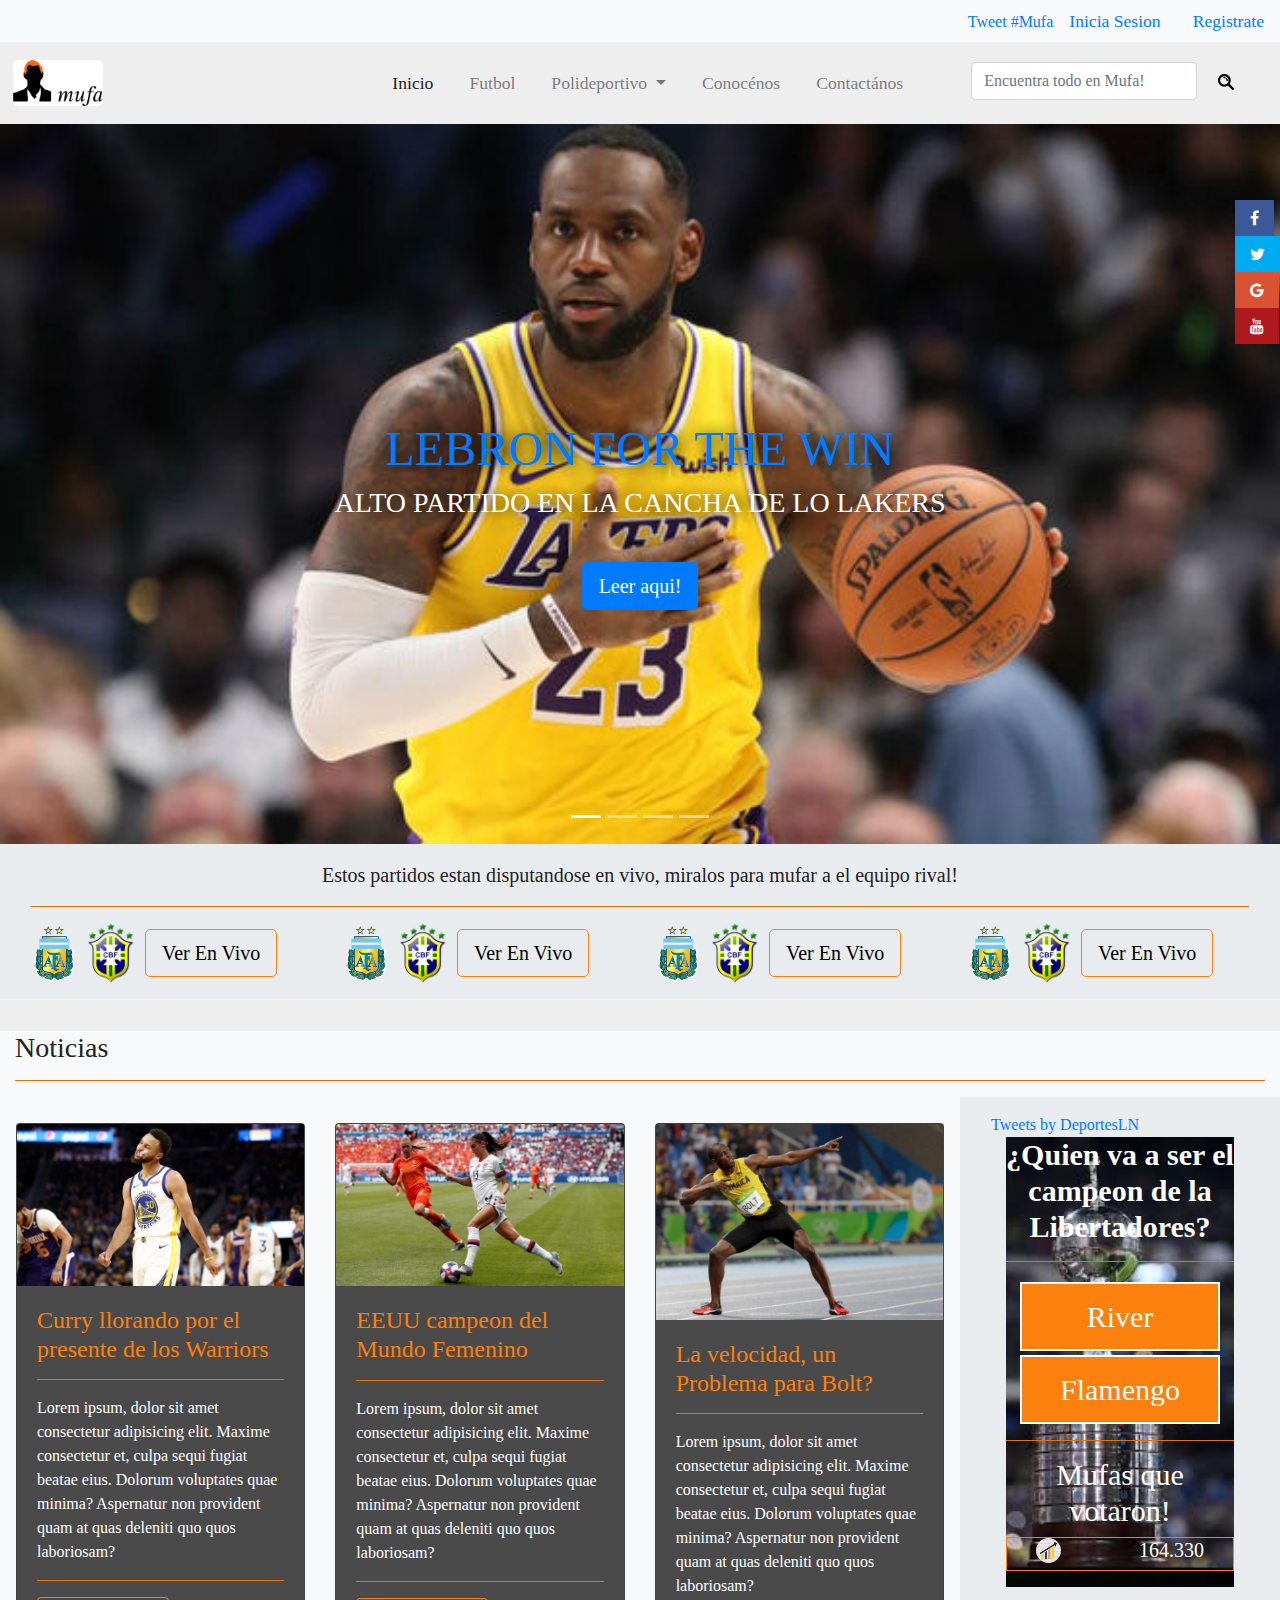
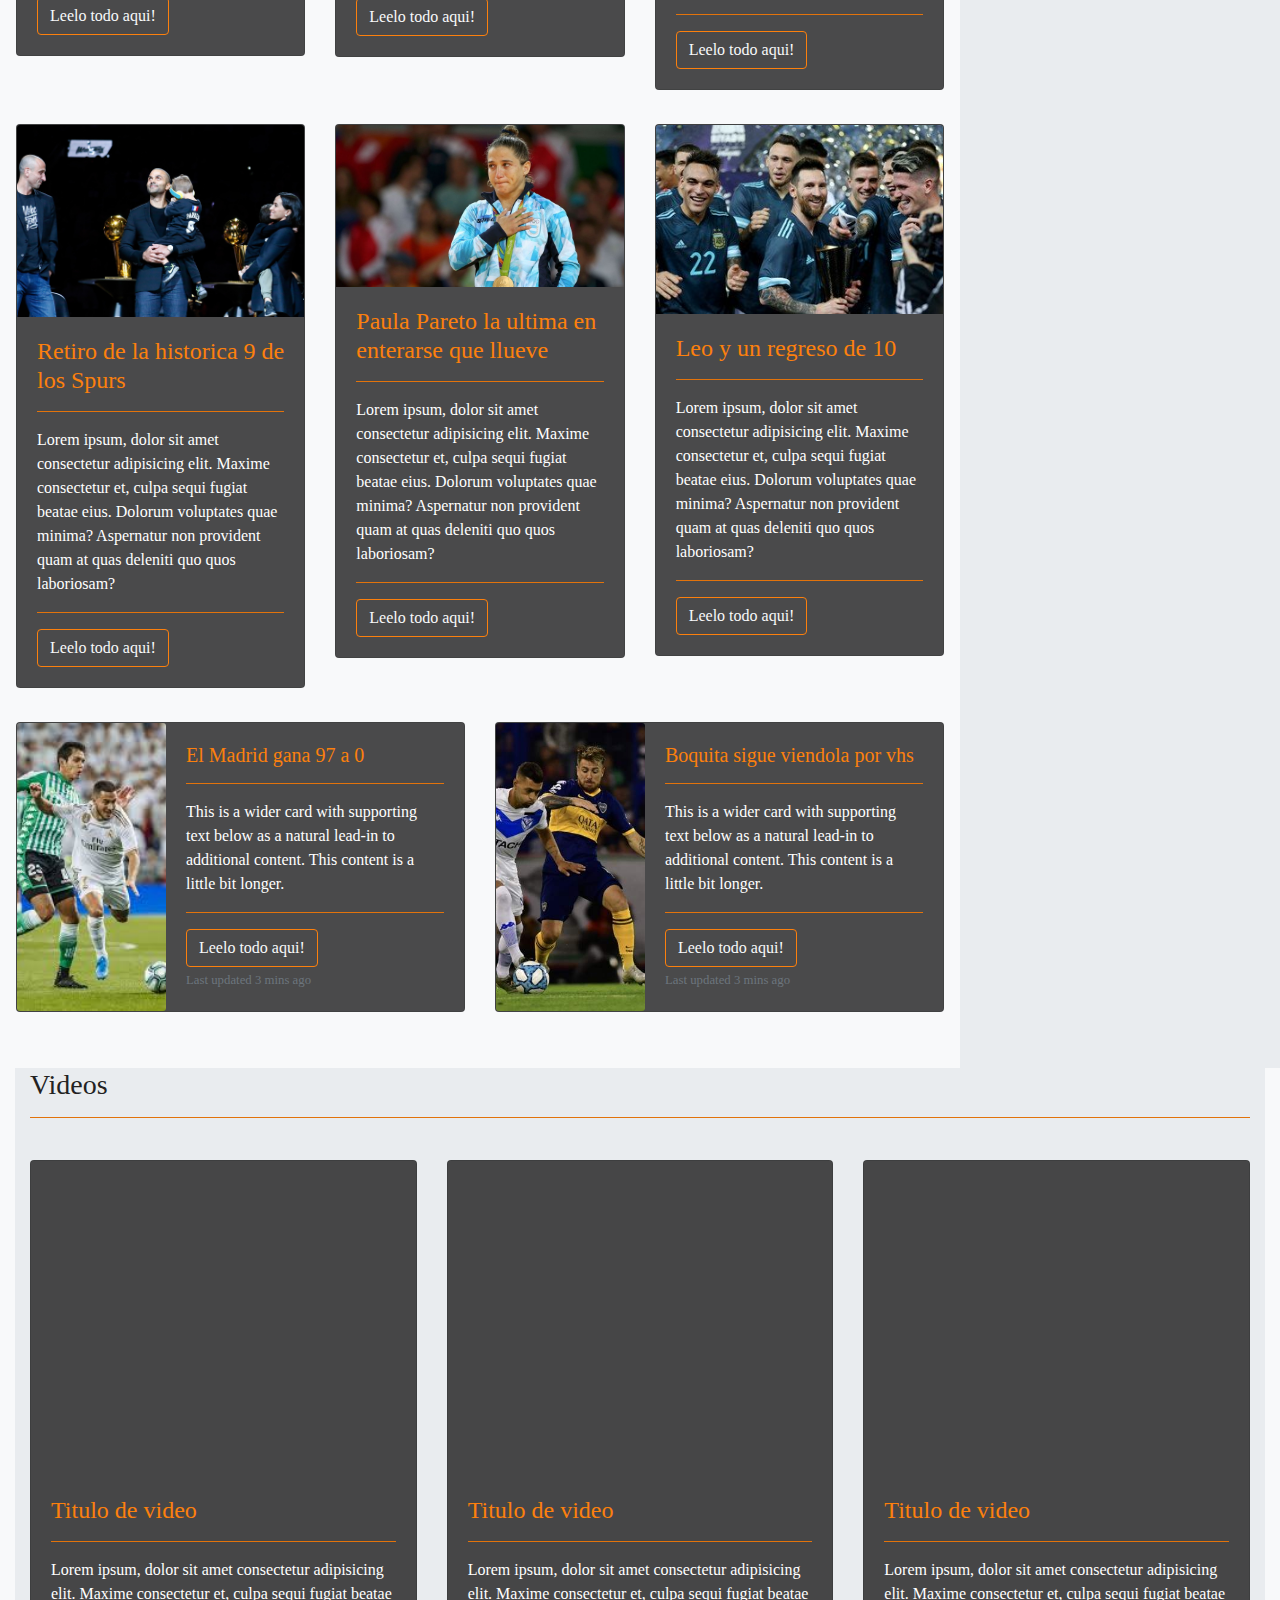
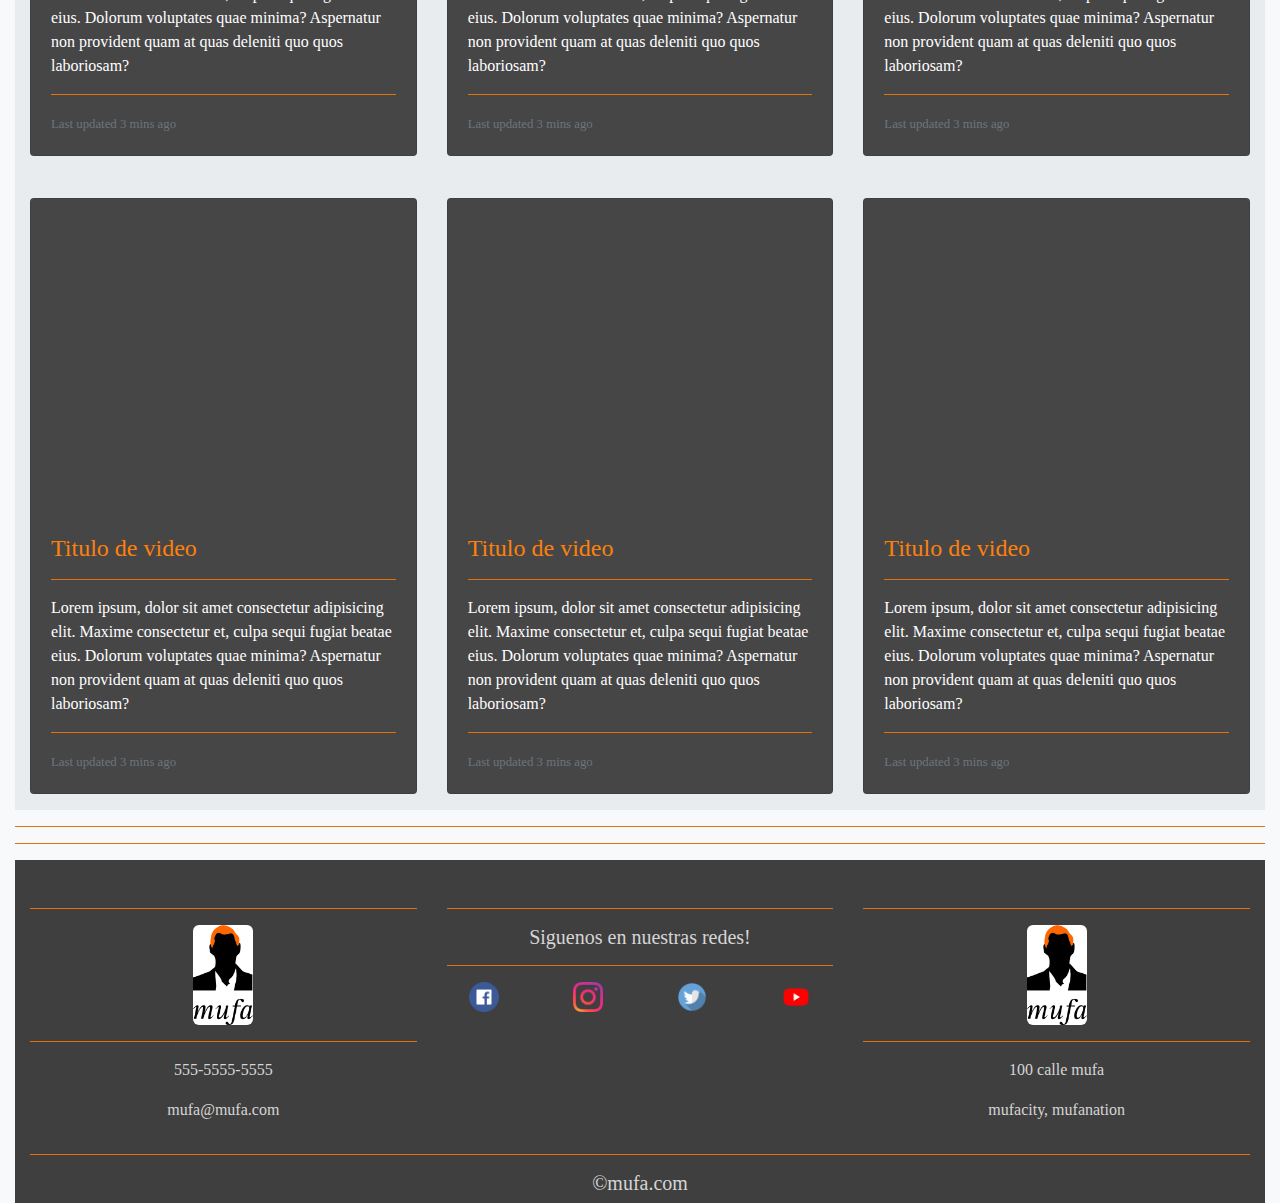
<file: index.html>
<!DOCTYPE html>
<html lang="es">

<head>
    <meta charset="UTF-8">
    <meta name="viewport" content="width=device-width, initial-scale=1.0">
    <link rel="shortcut icon" href="img/logoMufa2.png">

    <meta http-equiv="X-UA-Compatible" content="ie=edge">
    <title>Mufa | Chusmerio deportivo</title>
    <link rel="stylesheet" href="https://stackpath.bootstrapcdn.com/bootstrap/4.3.1/css/bootstrap.min.css"
        integrity="sha384-ggOyR0iXCbMQv3Xipma34MD+dH/1fQ784/j6cY/iJTQUOhcWr7x9JvoRxT2MZw1T" crossorigin="anonymous">
    <script src="https://code.jquery.com/jquery-3.3.1.slim.min.js"
        integrity="sha384-q8i/X+965DzO0rT7abK41JStQIAqVgRVzpbzo5smXKp4YfRvH+8abtTE1Pi6jizo"
        crossorigin="anonymous"></script>
    <script src="https://cdnjs.cloudflare.com/ajax/libs/popper.js/1.14.7/umd/popper.min.js"
        integrity="sha384-UO2eT0CpHqdSJQ6hJty5KVphtPhzWj9WO1clHTMGa3JDZwrnQq4sF86dIHNDz0W1"
        crossorigin="anonymous"></script>
    <script src="https://stackpath.bootstrapcdn.com/bootstrap/4.3.1/js/bootstrap.min.js"
        integrity="sha384-JjSmVgyd0p3pXB1rRibZUAYoIIy6OrQ6VrjIEaFf/nJGzIxFDsf4x0xIM+B07jRM"
        crossorigin="anonymous"></script>
    <link rel="stylesheet" href="https://cdnjs.cloudflare.com/ajax/libs/font-awesome/4.7.0/css/font-awesome.min.css">

    <script src="js/js.js"></script>
    <link rel="stylesheet" href="css/style.css">
    <style>
        body {
            width: 100%;
            height: 100%;
            font-family: 'Roboto';
            color: #222;
            background-color: #eee;
        }
    </style>




</head>

<body>
    <!-- comienzo de la cabecera -->
    <!-- comienzo del nav -->
    <ul class="nav justify-content-end bg-light" id="menuLogin">
        <li style="margin-top: 10px;">
            <a href="https://twitter.com/intent/tweet?button_hashtag=Mufa&ref_src=twsrc%5Etfw"
                class="twitter-hashtag-button" data-show-count="false">Tweet #Mufa</a>
            <script async src="https://platform.twitter.com/widgets.js" charset="utf-8"></script>
        </li>
        <li class="nav-item">
            <a class="nav-link active" href="login.html">Inicia Sesion</a>
        </li>
        <li class="nav-item">
            <a class="nav-link" href="suscribe.html">Registrate</a>
        </li>
    </ul>
    <!-- <div class="superior position-relative fixed-top "> -->

    <nav class="navbar navbar-expand-lg navbar-light ">
        <a class="navbar-brand" href="#"><img id="iconoLogo" src="img/mufaHorizontal.png" alt=""></a>
        <button class="navbar-toggler" type="button" data-toggle="collapse" data-target="#navbarNavDropdown"
            aria-controls="navbarNavDropdown" aria-expanded="false" aria-label="Toggle navigation">
            <span class="navbar-toggler-icon"></span>
        </button>
        <div class="collapse navbar-collapse" id="navbarNavDropdown">
            <ul class="navbar-nav ml-auto">
                <li class="nav-item active">
                    <a href="#" class="nav-link">Inicio</a>
                </li>
                <li class="nav-item">
                    <a href="#" class="nav-link">Futbol</a>
                </li>
                <li class="nav-item dropdown">
                    <a class="nav-link dropdown-toggle" href="#" role="button" data-toggle="dropdown"
                        aria-haspopup="true" aria-expanded="false">
                        Polideportivo
                    </a>
                    <div class="dropdown-menu" aria-labelledby="navbarDropdownMenuLink">
                        <a class="dropdown-item" href="#">Basquet</a>
                        <a class="dropdown-item" href="#">Tenis</a>
                        <a class="dropdown-item" href="#">Atletismo</a>
                    </div>
                </li>
                <li class="nav-item">
                    <a href="conocenos.html" class="nav-link">Conocénos</a>
                </li>
                <li class="nav-item">
                    <a href="contactanos.html" class="nav-link">Contactános</a>
                </li>
                <li class="nav-item">
                    <a id="navbarNavDropdown" class="nav-link active" href="login.html" style="display: none;">Inicia
                        Sesion</a>
                </li>
                <li class="nav-item">
                    <a id="navbarNavDropdown" class="nav-link" href="suscribe.html"
                        style="display: none;">Registrate</a>
                </li>
                <li>
                    <form class="form-inline">
                        <input class="form-control mr-sm-2" type="search" placeholder="Encuentra todo en Mufa!"
                            aria-label="Search">
                        <button class="btn btn-outline-transparent my-2 my-sm-0" type="submit"><img src="img/buscar.png"
                                style="width:1rem;" alt=""></button>
                    </form>
                </li>
            </ul>
        </div>
    </nav>

    <!-- final del nav -->
    <div id="slides " class="carousel slide" data-ride="carousel">
        <ul class="carousel-indicators">
            <li data-target="#slides" data-slide-to="0" class="active"></li>
            <li data-target="#slides" data-slide-to="1"></li>
            <li data-target="#slides" data-slide-to="2"></li>
            <li data-target="#slides" data-slide-to="3"></li>
        </ul>
        <div class="carousel-inner">
            <div class="carousel-item active">
                <img src="img/lebron.jpg" alt="">
                <div class="carousel-caption">
                        <a href="noticiaDos.html"><h1 class="display-2 tituloCarrusel">Lebron for the Win</h1></a>
                    <h3>alto partido en la cancha de lo lakers</h3>
                    <a href="noticiaDos.html"><button type="button" class="btn btn-primary btn-lg botonIngresar" style="margin-bottom: 1em;">Leer
                        aqui!</button></a>

                </div>
            </div>
            <div class="carousel-item">
                <img src="img/JuanFer.jpg" alt="">
                <div class="carousel-caption">
                    <a href="#"><h1 class="display-2">Falsa alarma para Juanfer</h1></a>
                    <h3>No se lesiono nada segun los estudios de ella</h3>
                    <a href="#"><button type="button" class="btn btn-primary btn-lg" style="margin-bottom: 1em;">Leer aqui!</button>
                    </a> 
                        

                </div>
            </div>
            <div class="carousel-item">
                <img src="img/Messi.jpg" alt="">
                <div class="carousel-caption">
                    <a href="#"><h1 class="display-2">Volvio el 10</h1></a>
                    <h3>El crack rosarino ya llego para salvarle las papas a Scaloni</h3>
                    <a href="#"><button type="button" class="btn btn-primary btn-lg" style="margin-bottom: 1em;">Leer aqui!</button>
                    </a>
                </div>
            </div>
            <div class="carousel-item">
                <img src="img/roger.jpg" alt="">
                <div class="carousel-caption">
                    <a href="#"><h1 class="display-2">Roger en el top 3</h1></a>
                    <h3>Aun en vigencia Roger sigue en lo mas alto del tenis mundial</h3>
                    <a href="#"><button type="button" class="btn btn-primary btn-lg" style="margin-bottom: 1em;">Leer aqui!</button>
                    </a>
                </div>
            </div>
        </div>
    </div>
    <!-- fin carrusel -->

    <!-- </div> -->
    <!-- partido en vivo -->
    <div class="container-fluid">
        <div class="row jumbotron">
            <div class="col-xs-12 col-sm-12 col-md-12 col-lg-12 col-xl-12" style="text-align: center;">
                <p class="lead">Estos partidos estan disputandose en vivo, miralos para mufar a el equipo rival!</p>
                <hr>
            </div>
            <div class="col-xs- col-sm-6 col-md-3 col-lg-3 col-xl-3">
                <img id="iconoPartidoVivo" src="img/afa.png" alt="">
                <img id="iconoPartidoVivo" src="img/Escudo_CBF.png" alt="">
                <a href="#"><button type="button" class="btn btn-outline-light btn-lg" style="color: black;">Ver En
                        Vivo</button></a>
            </div>
            <div class="col-xs- col-sm-6 col-md-3 col-lg-3 col-xl-3">
                <img id="iconoPartidoVivo" src="img/afa.png" alt="">
                <img id="iconoPartidoVivo" src="img/Escudo_CBF.png" alt="">
                <a href="#"><button type="button" class="btn btn-outline-light btn-lg" style="color: black;">Ver En
                        Vivo</button></a>
            </div>
            <div class="col-xs- col-sm-6 col-md-3 col-lg-3 col-xl-3">
                <img id="iconoPartidoVivo" src="img/afa.png" alt="">
                <img id="iconoPartidoVivo" src="img/Escudo_CBF.png" alt="">
                <a href="#"><button type="button" class="btn btn-outline-light btn-lg" style="color: black;">Ver En
                        Vivo</button></a>
            </div>
            <div class="col-xs- col-sm-6 col-md-3 col-lg-3 col-xl-3">
                <img id="iconoPartidoVivo" src="img/afa.png" alt="">
                <img id="iconoPartidoVivo" src="img/Escudo_CBF.png" alt="">
                <a href="#"><button type="button" class="btn btn-outline-light btn-lg" style="color: black;">Ver En
                        Vivo</button></a>
            </div>
        </div>
    </div>
    <!-- fin partido en vivo -->
    <!-- final de la cabecera -->


    <!-- comienzo parte noticias -->
    <div class="container-fluid padding bg-light">
        <h3>Noticias</h3>
        <hr>
        <div class="row padding">
            <div class=" col-lg-9" style=" padding: 1rem;">
                <div class="row padding">
                    <div class="col-md-4">
                        <div class="card">
                            <img src="img/curry.jpg" alt="" class="card-img-top">
                            <div class="card-body">
                                <h4 class="card-title">Curry llorando por el presente de los Warriors</h4>
                                <hr>
                                <p class="card-text">Lorem ipsum, dolor sit amet consectetur adipisicing elit. Maxime
                                    consectetur et, culpa sequi fugiat beatae eius. Dolorum voluptates quae minima?
                                    Aspernatur
                                    non provident quam at quas deleniti quo quos laboriosam?</p>
                                <hr>
                                <a href="#" class="btn btn-outline-light">Leelo todo aqui!</a>
                            </div>
                        </div>
                    </div>

                    <div class="col-md-4">
                        <div class="card">
                            <img src="img/ffemenino.jpg" alt="" class="card-img-top">
                            <div class="card-body">
                                <h4 class="card-title">EEUU campeon del Mundo Femenino</h4>
                                <hr>
                                <p class="card-text">Lorem ipsum, dolor sit amet consectetur adipisicing elit. Maxime
                                    consectetur et, culpa sequi fugiat beatae eius. Dolorum voluptates quae minima?
                                    Aspernatur
                                    non provident quam at quas deleniti quo quos laboriosam?</p>
                                <hr>
                                <a href="#" class="btn btn-outline-light">Leelo todo aqui!</a>
                            </div>
                        </div>
                    </div>

                    <div class="col-md-4">
                        <div class="card">
                            <img src="img/bolt.jpg" alt="" class="card-img-top">
                            <div class="card-body">
                                <h4 class="card-title">La velocidad, un Problema para Bolt?</h4>
                                <hr>
                                <p class="card-text">Lorem ipsum, dolor sit amet consectetur adipisicing elit. Maxime
                                    consectetur et, culpa sequi fugiat beatae eius. Dolorum voluptates quae minima?
                                    Aspernatur
                                    non provident quam at quas deleniti quo quos laboriosam?</p>
                                <hr>
                                <a href="#" class="btn btn-outline-light">Leelo todo aqui!</a>
                            </div>
                        </div>
                    </div>

                </div>
                <br> <!-- separador de cards -->
                <div class="row padding">
                    <div class="col-md-4">
                        <div class="card">
                            <img src="img/tony-parker-2.jpg" alt="" class="card-img-top">
                            <div class="card-body">
                                <h4 class="card-title">Retiro de la historica 9 de los Spurs</h4>
                                <hr>
                                <p class="card-text">Lorem ipsum, dolor sit amet consectetur adipisicing elit. Maxime
                                    consectetur et, culpa sequi fugiat beatae eius. Dolorum voluptates quae minima?
                                    Aspernatur
                                    non provident quam at quas deleniti quo quos laboriosam?</p>
                                <hr>
                                <a href="#" class="btn btn-outline-light">Leelo todo aqui!</a>
                            </div>
                        </div>
                    </div>

                    <div class="col-md-4">
                        <div class="card">
                            <img src="img/pareto.jpg" alt="" class="card-img-top">
                            <div class="card-body">
                                <h4 class="card-title">Paula Pareto la ultima en enterarse que llueve</h4>
                                <hr>
                                <p class="card-text">Lorem ipsum, dolor sit amet consectetur adipisicing elit. Maxime
                                    consectetur et, culpa sequi fugiat beatae eius. Dolorum voluptates quae minima?
                                    Aspernatur
                                    non provident quam at quas deleniti quo quos laboriosam?</p>
                                <hr>
                                <a href="#" class="btn btn-outline-light">Leelo todo aqui!</a>
                            </div>
                        </div>
                    </div>

                    <div class="col-md-4">
                        <div class="card">
                            <img src="img/argentinaVsBrasil.jpg" alt="" class="card-img-top">
                            <div class="card-body">
                                <h4 class="card-title">Leo y un regreso de 10</h4>
                                <hr>
                                <p class="card-text">Lorem ipsum, dolor sit amet consectetur adipisicing elit. Maxime
                                    consectetur et, culpa sequi fugiat beatae eius. Dolorum voluptates quae minima?
                                    Aspernatur
                                    non provident quam at quas deleniti quo quos laboriosam?</p>
                                <hr>
                                <a href="noticiaUno.html" class="btn btn-outline-light">Leelo todo aqui!</a>
                            </div>
                        </div>
                    </div>

                </div>
                <br> <!-- separador de cards -->
                <div class="row padding">
                    <div class="col-md-6">
                        <div class="card mb-3" style="max-width: 540px;">
                            <div class="row no-gutters">
                                <div class="col-md-4">
                                    <img src="img/madrid.jpg" class="card-img" alt="..." id="card-img-acostada">
                                </div>
                                <div class="col-md-8">
                                    <div class="card-body">
                                        <h5 class="card-title">El Madrid gana 97 a 0</h5>
                                        <hr>
                                        <p class="card-text">This is a wider card with supporting text below as a
                                            natural lead-in to additional content. This content is a little bit longer.
                                        </p>
                                        <hr>
                                        <a href="#" class="btn btn-outline-light">Leelo todo aqui!</a>
                                        <p class="card-text"><small class="text-muted">Last updated 3 mins ago</small>

                                        </p>
                                    </div>
                                </div>
                            </div>
                        </div>
                    </div>
                    <div class="col-md-6">
                        <div class="card mb-3 " style="max-width: 540px;">
                            <div class="row no-gutters">
                                <div class="col-md-4  ">
                                    <img src="img/boca.jpg" class="card-img" alt="..." id="card-img-acostada">
                                </div>
                                <div class="col-md-8">
                                    <div class="card-body">
                                        <h5 class="card-title">Boquita sigue viendola por vhs</h5>
                                        <hr>
                                        <p class="card-text">This is a wider card with supporting text below as a
                                            natural lead-in to additional content. This content is a little bit longer.
                                        </p>
                                        <hr>
                                        <a href="#" class="btn btn-outline-light">Leelo todo aqui!</a>
                                        <p class="card-text"><small class="text-muted">Last updated 3 mins ago</small>
                                        </p>
                                    </div>
                                </div>
                            </div>
                        </div>
                    </div>
                </div>
                <br> <!-- separador de cards -->
            </div>
            <!-- red social sticky -->
            <div class="social">
                <ul>
                    <li><a href="http://www.facebook.com/" target="_blank" class="fa fa-facebook"> </a></li>
                    <li><a href="http://www.twitter.com/" target="_blank" class="fa fa-twitter"> </a></li>
                    <li><a href="http://www.googleplus.com/" target="_blank" class="fa fa-google"></a></li>
                    <li><a href="http://www.youtube.com/" target="_blank" class="fa fa-youtube"></a></li>
                </ul>
            </div>
            <!-- fin red social sticky -->
            <!-- columnda de la derehca para redes sociales -->
            <div class="col-lg-3 fondoGris" style="padding: 1rem;">
                <div class="container">
                    <!-- COLUMNA TWITTER-->
                    <a class="twitter-timeline" data-width="277" data-height="500" data-theme="dark"
                        data-link-color="#FAB81E" href="https://twitter.com/DeportesLN?ref_src=twsrc%5Etfw">Tweets by
                        DeportesLN</a>
                    <script async src="https://platform.twitter.com/widgets.js" charset="utf-8"></script>

                    <!-- COLUMNA ENCUESTA-->
                    <div class="col-12 encuesta">

                        <div class="tituloencuesta">
                            <h3><b>¿Quien va a ser el campeon de la Libertadores?</b></h3>
                            <hr>
                            <div class="btn-group">

                                <button class="mt-1">River</button>

                                <button class="mt-1">Flamengo</button>
                            </div>
                            <hr>

                            <div class="votacion">
                                <h3>Mufas que votaron!</h3>
                              
                                <div class="cantidadvoto">
                                    <img src="img/votacion.png">
                                    <h5>164.330 </h5>
                                </div>

                            </div>

                        </div>




                    </div>




                </div>


            </div>
        </div>


        <!-- fin de las noticias -->
        <!-- comienzo de videos -->
        <div class="container-fluid fondoGris">
            <h3>Videos</h3>
            <hr>
            <div class="row padding">
                <div class="col-xs-12 col-sm-12 col-md-6 col-lg-6 col-xl-4"
                    style="margin-bottom:1rem;  margin-top: 1rem;">
                    <div class="card">
                        <iframe width="100%" height="315" style="padding-bottom:1rem;"
                            src="https://www.youtube.com/embed/oragndFFa8o" frameborder="0"
                            allow="accelerometer; autoplay; encrypted-media; gyroscope; picture-in-picture"
                            allowfullscreen></iframe>
                        <div class="card-body">
                            <h4 class="card-title">Titulo de video</h4>
                            <hr>
                            <p class="card-text">Lorem ipsum, dolor sit amet consectetur adipisicing elit. Maxime
                                consectetur et, culpa sequi fugiat beatae eius. Dolorum voluptates quae minima?
                                Aspernatur
                                non provident quam at quas deleniti quo quos laboriosam?</p>
                            <hr>
                            <p class="card-text"><small class="text-muted">Last updated 3 mins ago</small>
                        </div>
                    </div>
                </div>

                <div class="col-xs-12 col-sm-12 col-md-6 col-lg-6 col-xl-4"
                    style="margin-bottom:1rem;  margin-top: 1rem;">
                    <div class="card">
                        <iframe width="100%" height="315" style="padding-bottom:1rem;"
                            src="https://www.youtube.com/embed/oragndFFa8o" frameborder="0"
                            allow="accelerometer; autoplay; encrypted-media; gyroscope; picture-in-picture"
                            allowfullscreen></iframe>
                        <div class="card-body">
                            <h4 class="card-title">Titulo de video</h4>
                            <hr>
                            <p class="card-text">Lorem ipsum, dolor sit amet consectetur adipisicing elit. Maxime
                                consectetur et, culpa sequi fugiat beatae eius. Dolorum voluptates quae minima?
                                Aspernatur
                                non provident quam at quas deleniti quo quos laboriosam?</p>
                            <hr>
                            <p class="card-text"><small class="text-muted">Last updated 3 mins ago</small>
                        </div>
                    </div>
                </div>
                <div class="col-xs-12 col-sm-12 col-md-12 col-lg-12 col-xl-4"
                    style="margin-bottom:1rem;  margin-top: 1rem;">
                    <div class="card">
                        <iframe width="100%" height="315" style="padding-bottom:1rem;"
                            src="https://www.youtube.com/embed/oragndFFa8o" frameborder="0"
                            allow="accelerometer; autoplay; encrypted-media; gyroscope; picture-in-picture"
                            allowfullscreen></iframe>
                        <div class="card-body">
                            <h4 class="card-title">Titulo de video</h4>
                            <hr>
                            <p class="card-text">Lorem ipsum, dolor sit amet consectetur adipisicing elit. Maxime
                                consectetur et, culpa sequi fugiat beatae eius. Dolorum voluptates quae minima?
                                Aspernatur
                                non provident quam at quas deleniti quo quos laboriosam?</p>
                            <hr>
                            <p class="card-text"><small class="text-muted">Last updated 3 mins ago</small>
                        </div>
                    </div>
                </div>
            </div>
            <div class="row padding">
                <div class="col-xs-12 col-sm-12 col-md-6 col-lg-6 col-xl-4"
                    style="margin-bottom:1rem;margin-top: 1rem; margin-top: 1rem;">
                    <div class="card">
                        <iframe width="100%" height="315" style="padding-bottom:1rem;"
                            src="https://www.youtube.com/embed/oragndFFa8o" frameborder="0"
                            allow="accelerometer; autoplay; encrypted-media; gyroscope; picture-in-picture"
                            allowfullscreen></iframe>
                        <div class="card-body">
                            <h4 class="card-title">Titulo de video</h4>
                            <hr>
                            <p class="card-text">Lorem ipsum, dolor sit amet consectetur adipisicing elit. Maxime
                                consectetur et, culpa sequi fugiat beatae eius. Dolorum voluptates quae minima?
                                Aspernatur
                                non provident quam at quas deleniti quo quos laboriosam?</p>
                            <hr>
                            <p class="card-text"><small class="text-muted">Last updated 3 mins ago</small>
                        </div>
                    </div>
                </div>
                <div class="col-xs-12 col-sm-12 col-md-6 col-lg-6 col-xl-4"
                    style="margin-bottom:1rem;margin-top: 1rem; margin-top: 1rem;">
                    <div class="card">
                        <iframe width="100%" height="315" style="padding-bottom:1rem;"
                            src="https://www.youtube.com/embed/oragndFFa8o" frameborder="0"
                            allow="accelerometer; autoplay; encrypted-media; gyroscope; picture-in-picture"
                            allowfullscreen></iframe>
                        <div class="card-body">
                            <h4 class="card-title">Titulo de video</h4>
                            <hr>
                            <p class="card-text">Lorem ipsum, dolor sit amet consectetur adipisicing elit. Maxime
                                consectetur et, culpa sequi fugiat beatae eius. Dolorum voluptates quae minima?
                                Aspernatur
                                non provident quam at quas deleniti quo quos laboriosam?</p>
                            <hr>
                            <p class="card-text"><small class="text-muted">Last updated 3 mins ago</small>
                        </div>
                    </div>
                </div>
                <div class="col-xs-12 col-sm-12 col-md-12 col-lg-12 col-xl-4"
                    style="margin-bottom:1rem;margin-top: 1rem;">
                    <div class="card">
                        <iframe width="100%" height="315" style="padding-bottom:1rem;"
                            src="https://www.youtube.com/embed/oragndFFa8o" frameborder="0"
                            allow="accelerometer; autoplay; encrypted-media; gyroscope; picture-in-picture"
                            allowfullscreen></iframe>
                        <div class="card-body">
                            <h4 class="card-title">Titulo de video</h4>
                            <hr>
                            <p class="card-text">Lorem ipsum, dolor sit amet consectetur adipisicing elit. Maxime
                                consectetur et, culpa sequi fugiat beatae eius. Dolorum voluptates quae minima?
                                Aspernatur
                                non provident quam at quas deleniti quo quos laboriosam?</p>
                            <hr>
                            <p class="card-text"><small class="text-muted">Last updated 3 mins ago</small>
                        </div>
                    </div>
                </div>
            </div>

        </div>
        <!-- fin de videos -->
        <hr class="my-3">

        <!-- comienzo footer -->

        <hr class="my-3">
        <footer>
            <div class="container-fluid padding ">
                <div class="row text-center">
                    <div class="col-md-4">
                        <hr>
                        <img src="img/mufaVertical.png" alt="" style="width: 60px; background-color: white;
                    border-radius: 6px;">
                        <hr>
                        <p>555-5555-5555</p>
                        <p>mufa@mufa.com</p>

                    </div>
                    <div class="col-md-4">
                        <hr>
                        <h5>Siguenos en nuestras redes!</h5>
                        <hr>
                        <div class="row">
                            <div class="col-md-3">
                                <img src="img/iconoFace.png" alt="" style="width: 30px;">
                            </div>
                            <div class="col-md-3">
                                <img src="img/iconoInsta.png" alt="" style="width: 30px;">
                            </div>
                            <div class="col-md-3">
                                <img src="img/iconoTwt.png" alt="" style="width: 30px;">
                            </div>
                            <div class="col-md-3">
                                <img src="img/iconoYou.png" alt="" style="width: 30px;">
                            </div>
                        </div>
                    </div>
                    <div class="col-md-4">
                        <hr>
                        <img src="img/mufaVertical.png" alt="" style="width: 60px; background-color: white;
                    border-radius: 6px;">
                        <hr>

                        <p>100 calle mufa</p>
                        <p>mufacity, mufanation</p>
                    </div>
                    <div class="col-md-12">
                        <hr>
                        <h5>&copy;mufa.com</h5>
                    </div>
                </div>
            </div>
        </footer>

</body>

</html>
</file>
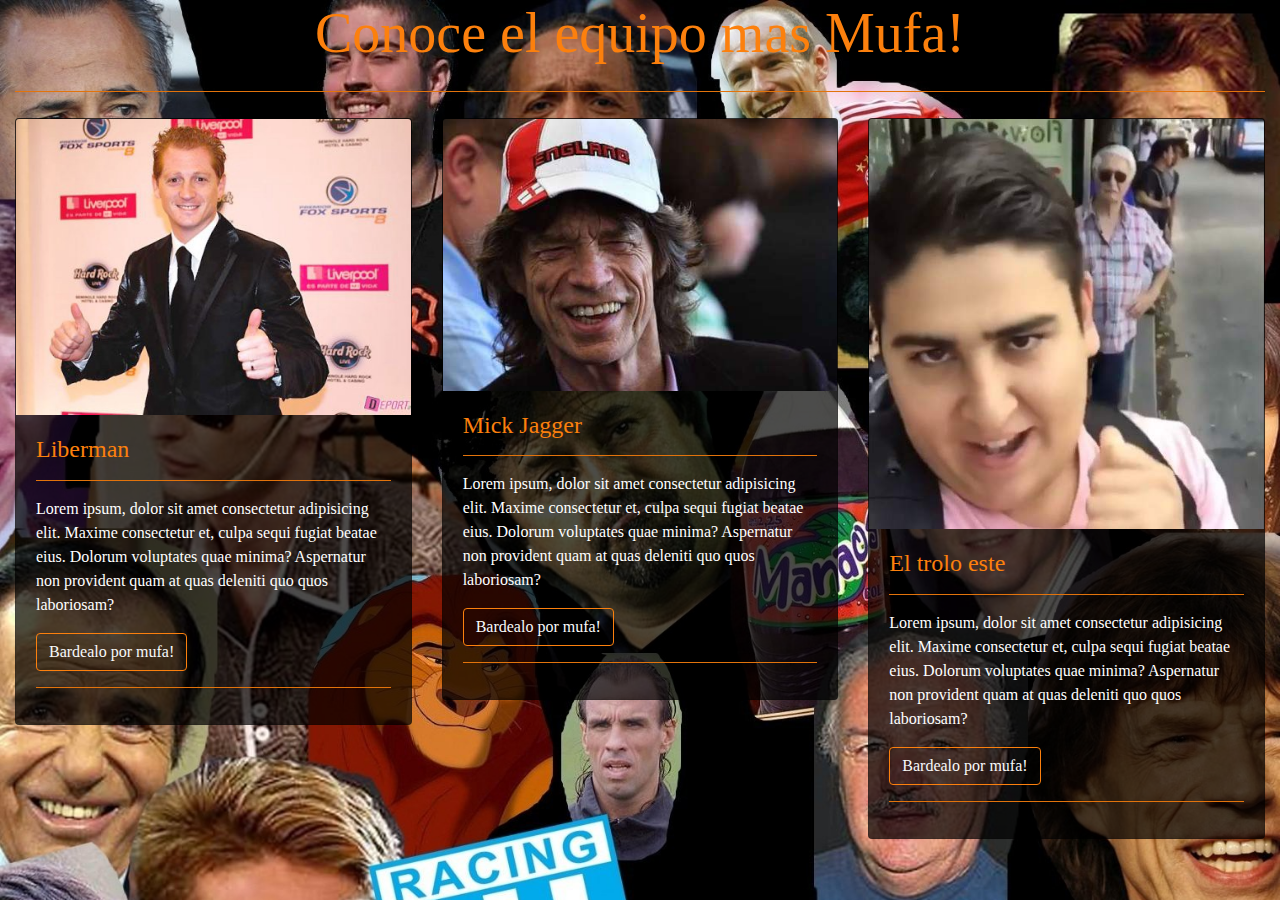
<file: conocenos.html>
<!DOCTYPE html>
<html lang="es">

<head>
    <meta charset="UTF-8">
    <meta name="viewport" content="width=device-width, initial-scale=1.0">
    <meta http-equiv="X-UA-Compatible" content="ie=edge">
    <link rel="shortcut icon" href="img/logoMufa2.png">
    <title>Conocenos!</title>
    <link rel="stylesheet" href="css/style.css">
    <link rel="stylesheet" href="https://stackpath.bootstrapcdn.com/bootstrap/4.3.1/css/bootstrap.min.css"
        integrity="sha384-ggOyR0iXCbMQv3Xipma34MD+dH/1fQ784/j6cY/iJTQUOhcWr7x9JvoRxT2MZw1T" crossorigin="anonymous">
    <script src="https://code.jquery.com/jquery-3.3.1.slim.min.js"
        integrity="sha384-q8i/X+965DzO0rT7abK41JStQIAqVgRVzpbzo5smXKp4YfRvH+8abtTE1Pi6jizo"
        crossorigin="anonymous"></script>
    <script src="https://cdnjs.cloudflare.com/ajax/libs/popper.js/1.14.7/umd/popper.min.js"
        integrity="sha384-UO2eT0CpHqdSJQ6hJty5KVphtPhzWj9WO1clHTMGa3JDZwrnQq4sF86dIHNDz0W1"
        crossorigin="anonymous"></script>
    <script src="https://stackpath.bootstrapcdn.com/bootstrap/4.3.1/js/bootstrap.min.js"
        integrity="sha384-JjSmVgyd0p3pXB1rRibZUAYoIIy6OrQ6VrjIEaFf/nJGzIxFDsf4x0xIM+B07jRM"
        crossorigin="anonymous"></script>

    <script src="js/js.js"></script>

    <style>
        * {
            margin: 0;
            padding: 0;
            outline: none;
            box-sizing: border-box;
        }

        body {
            background: url("img/fondoMufa.jpg") no-repeat top center;
            width: 100%;
            height: 100vh;
            background-size: cover;
            font-style: 16px;
            font-family: 'Jomolhari', serif;
             
        }

        .img{
            max-width: 80px;
            border-radius: 15%;
            justify-content: center;
        }
        
    </style>
</head>

<body>
    <div class="container-fluid padding">
        <div class="row welcome text-center">
            <div class="col-12">
                <h1 class="display-4" style="color: rgb(252, 128, 13)">Conoce el equipo mas Mufa!</h1>
            </div>
        </div>
            <hr>
    </div>
    <div class="container-fluid padding">
        <div class="row padding">
            <div class="col-md-4">
                <div class="card" style="background: rgba(0,0,0,0.7);">
                    <img src="img/mufa1.jpeg" alt="" class="card-img-top">
                    <div class="card-body">
                        <h4 class="card-title">Liberman</h4>
                        <hr>
                        <p class="card-text" style="color:white;">Lorem ipsum, dolor sit amet consectetur adipisicing elit. Maxime
                            consectetur et, culpa sequi fugiat beatae eius. Dolorum voluptates quae minima? Aspernatur
                            non provident quam at quas deleniti quo quos laboriosam?</p>
                        <a href="#" class="btn btn-outline-light">Bardealo por mufa!</a>
                        <hr>
                    </div>
                </div>
            </div>

            <div class="col-md-4">
                <div class="card" style="background: rgba(0,0,0,0.7);">
                    <img src="img/mufa2.jpg" alt="" class="card-img-top">
                    <div class="card-body">
                        <h4 class="card-title">Mick Jagger</h4>
                        <hr>
                        <p class="card-text" style="color:white;">Lorem ipsum, dolor sit amet consectetur adipisicing elit. Maxime
                            consectetur et, culpa sequi fugiat beatae eius. Dolorum voluptates quae minima? Aspernatur
                            non provident quam at quas deleniti quo quos laboriosam?</p>
                        <a href="#" class="btn btn-outline-light">Bardealo por mufa!</a>
                        <hr>
                    </div>
                </div>
            </div>

            <div class="col-md-4">
                <div class="card" style="background: rgba(0,0,0,0.7);">
                    <img src="img/mufa3.jpg" alt="" class="card-img-top">
                    <div class="card-body">
                        <h4 class="card-title">El trolo este</h4>
                        <hr>
                        <p class="card-text" style="color:white;">Lorem ipsum, dolor sit amet consectetur adipisicing elit. Maxime
                            consectetur et, culpa sequi fugiat beatae eius. Dolorum voluptates quae minima? Aspernatur
                            non provident quam at quas deleniti quo quos laboriosam?</p>
                        <a href="#" class="btn btn-outline-light">Bardealo por mufa!</a>
                        <hr>
                    </div>
                </div>
            </div>
        </div>
    </div>

</body>

</html>
</file>
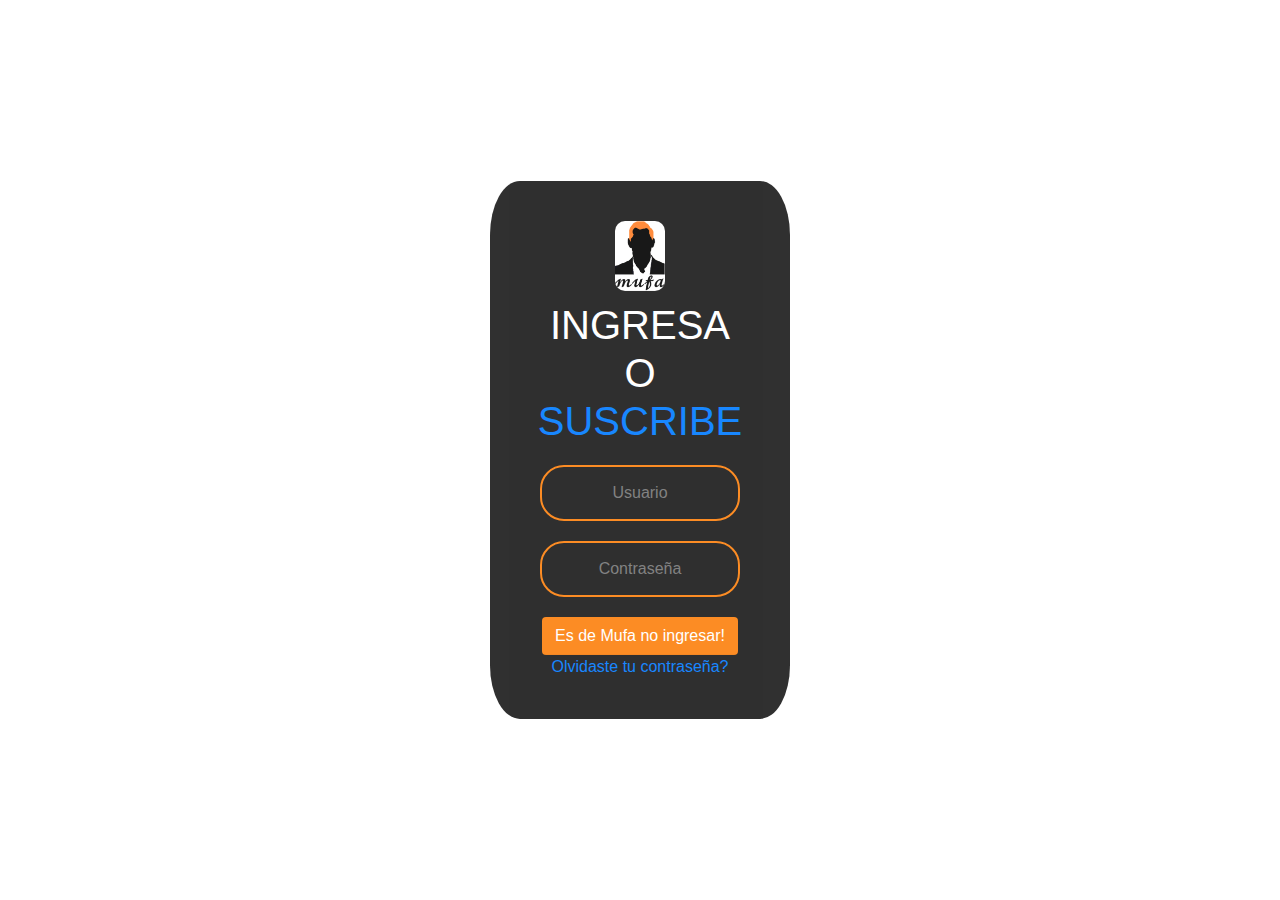
<file: login.html>
<!DOCTYPE html>
<html lang="en">

<head>
    <meta charset="UTF-8">
    <meta name="viewport" content="width=device-width, initial-scale=1.0">
    <link rel="shortcut icon" href="img/logoMufa2.png">
    <meta http-equiv="X-UA-Compatible" content="ie=edge">
    <title>Login</title>
    <link rel="stylesheet" href="css/style.css">
    <link rel="stylesheet" href="https://stackpath.bootstrapcdn.com/bootstrap/4.3.1/css/bootstrap.min.css"
        integrity="sha384-ggOyR0iXCbMQv3Xipma34MD+dH/1fQ784/j6cY/iJTQUOhcWr7x9JvoRxT2MZw1T" crossorigin="anonymous">
    <style>
    #bodyLogin{
  margin: 0;
  padding: 0;
  font-family: sans-serif; 
  background-image: url("img/noticia1.jpg") no-repeat center;
  width: 100%;
  height: 100vh;
  background-size: cover;
  transition: background-image 0.3s  ease-in !important;
  
    background-attachment: fixed;
        }
    /* .mySlides{

    } */
</style>

</head>

<body  >


    <!-- <section>
        <img class="mySlides img-fluid" src="img/noticia1.jpg" style="width:100%;height: 100vh;; top: center;">
        <img class="mySlides img-fluid" src="img/noticia2.jpeg" style="width:100%;height: 100vh;;top: center;">
        <img class="mySlides img-fluid" src="img/noticia3.jpg" style="width:100%;height: 100vh;;top: center;">
    </section> -->
    
    <div id="bodyLogin">
        <form action="index.html" class="box" method="POST">
            <img src="img/logoMufa.png" alt="" style="width: 50px; margin-bottom: 10px; border-radius: 10px;">
            <h1>Ingresa o <a href="suscribe.html" style="text-decoration: none">suscribe</a></h1>
            <input type="text" name="" placeholder="Usuario">
            <input type="password" name="" placeholder="Contraseña">
            <button class="btn btn-outline my-2 my-sm-0 busqueda " id="botonLogin2" type="submit">Es de Mufa no
                ingresar!</button>
            <a href="#" style="margin-top: 20px;">Olvidaste tu contraseña?</a>
        </form>
    </div>



    <script>
        // cambias imagen cada 3 segundos
        carousel();
        function carousel() {
                var i = 2;
            setInterval(() => {
                var element = document.getElementById('bodyLogin');
                element.style.backgroundImage = "url('img/noticia"+i+".jpg')"
                element.style.backgroundRepeat = 'no-repeat';
                element.style.backgroundPosition = 'center';
                i++;
                if(i === 4) i = 1;
            }, 4000);
        }
    </script>

    
</body>

</html>
</file>
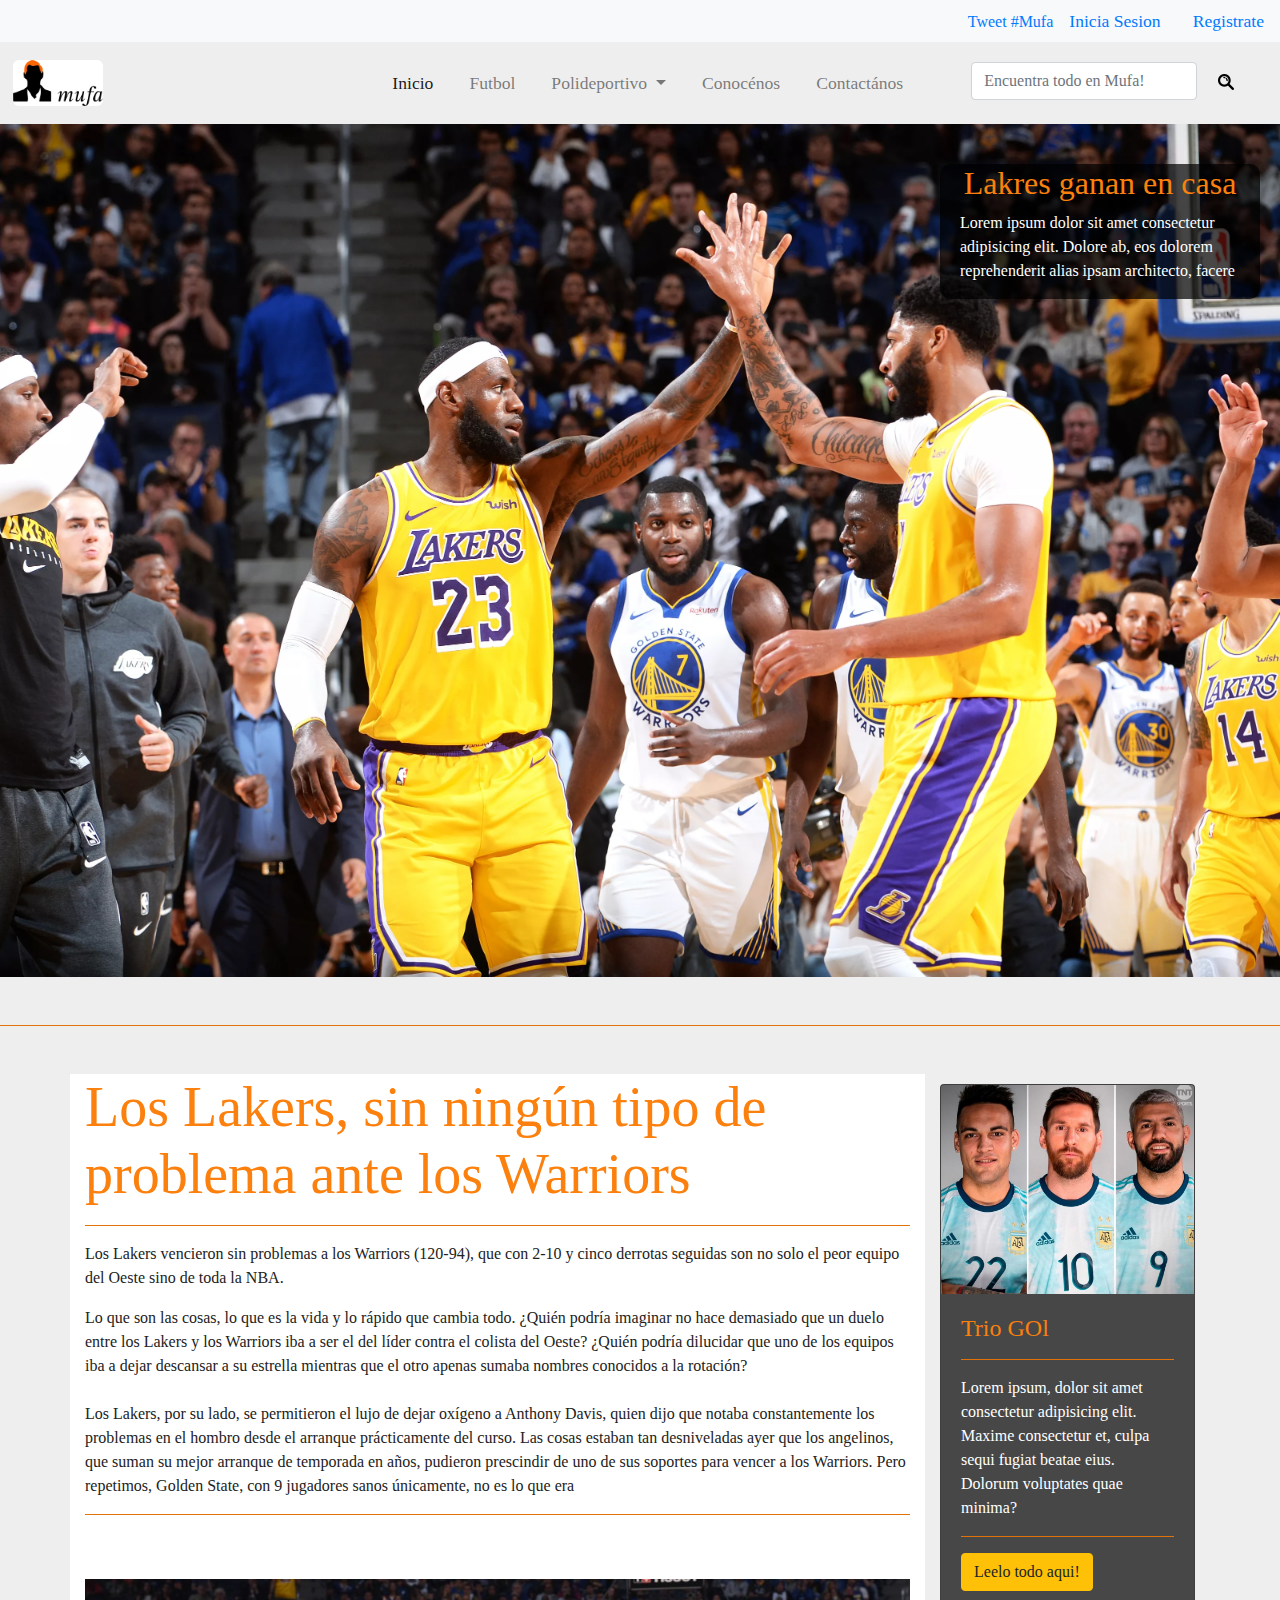
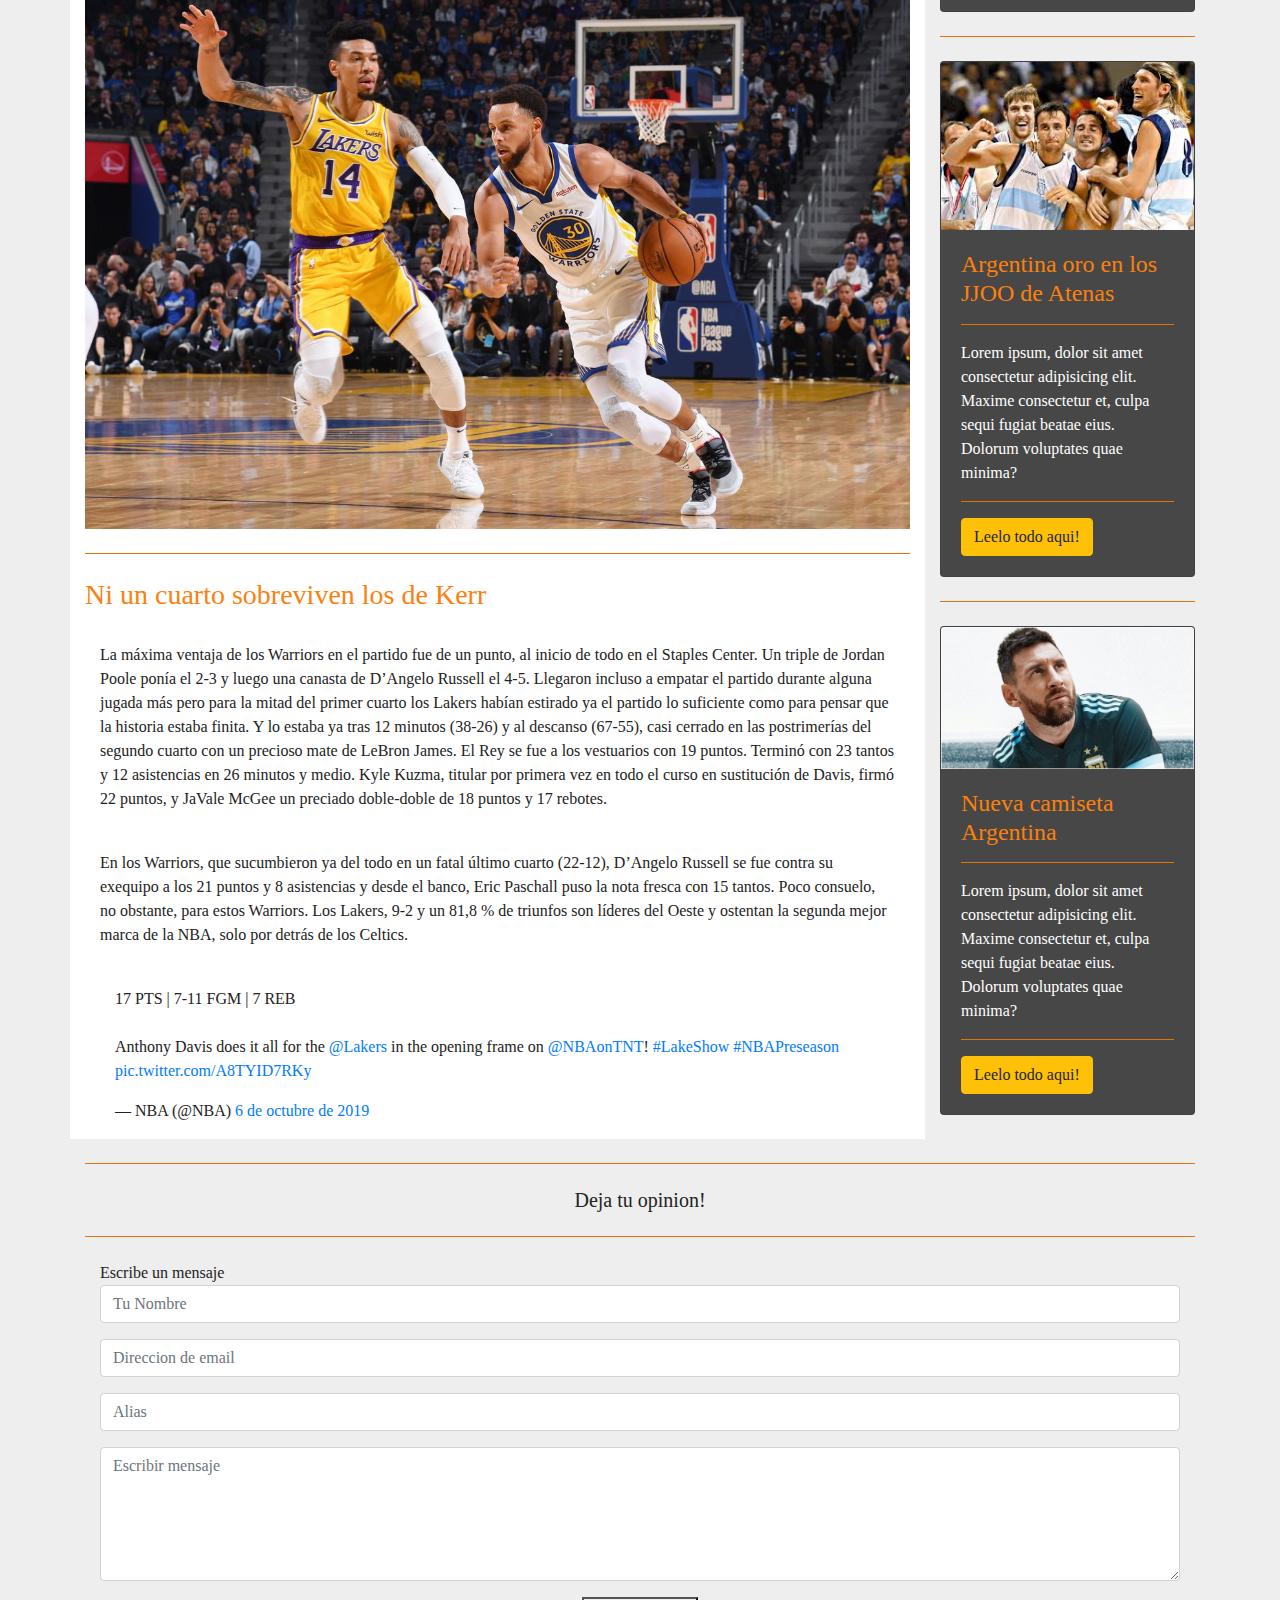
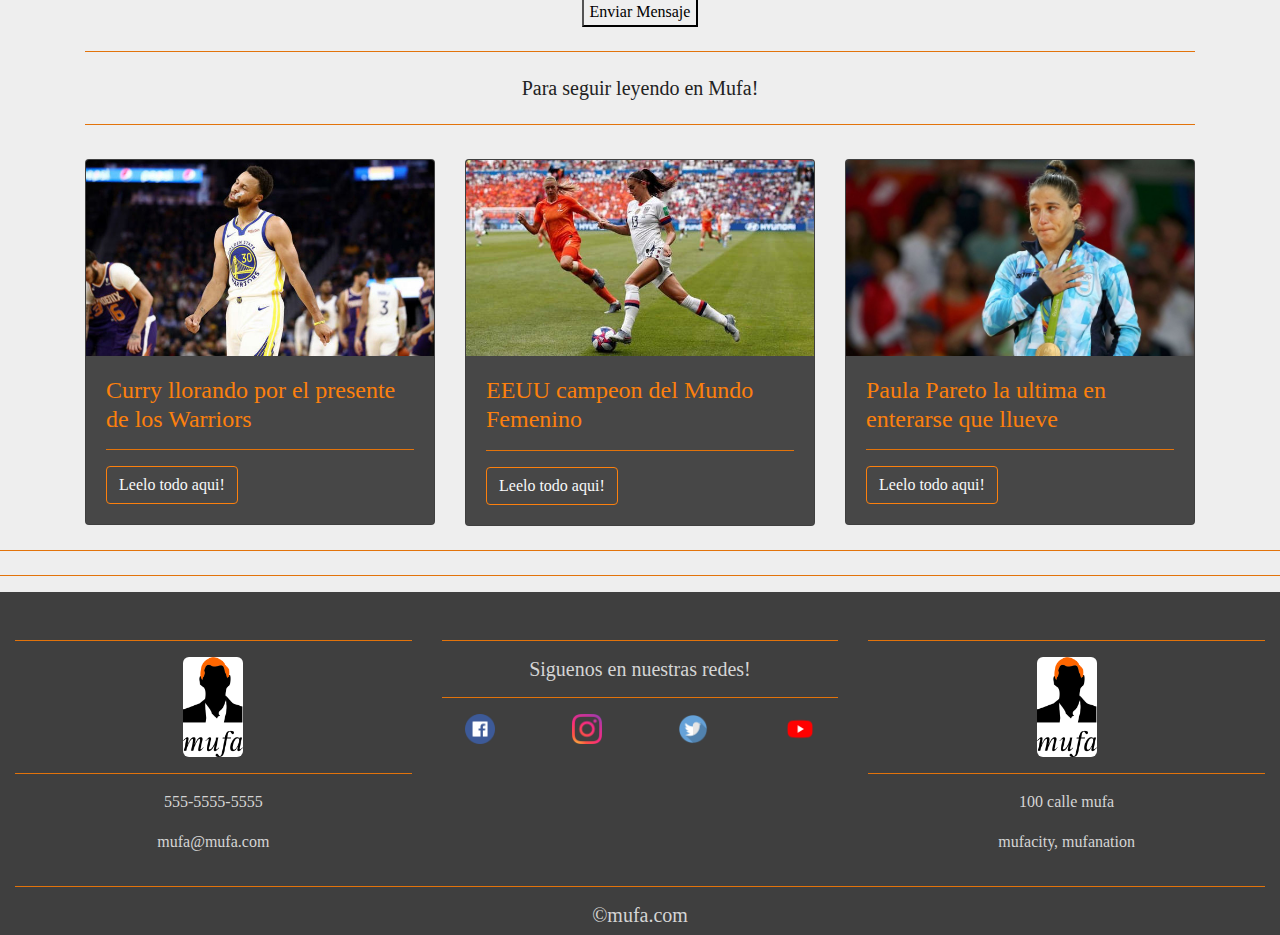
<file: noticiaDos.html>
<!DOCTYPE html>
<html lang="es">

<head>
    <meta charset="UTF-8">
    <meta name="viewport" content="width=device-width, initial-scale=1.0">
    <link rel="shortcut icon" href="img/logoMufa2.png">

    <meta http-equiv="X-UA-Compatible" content="ie=edge">
    <title>Mufa | Chusmerio deportivo</title>
    <link rel="stylesheet" href="https://stackpath.bootstrapcdn.com/bootstrap/4.3.1/css/bootstrap.min.css"
        integrity="sha384-ggOyR0iXCbMQv3Xipma34MD+dH/1fQ784/j6cY/iJTQUOhcWr7x9JvoRxT2MZw1T" crossorigin="anonymous">
    <script src="https://code.jquery.com/jquery-3.3.1.slim.min.js"
        integrity="sha384-q8i/X+965DzO0rT7abK41JStQIAqVgRVzpbzo5smXKp4YfRvH+8abtTE1Pi6jizo"
        crossorigin="anonymous"></script>
    <script src="https://cdnjs.cloudflare.com/ajax/libs/popper.js/1.14.7/umd/popper.min.js"
        integrity="sha384-UO2eT0CpHqdSJQ6hJty5KVphtPhzWj9WO1clHTMGa3JDZwrnQq4sF86dIHNDz0W1"
        crossorigin="anonymous"></script>
    <script src="https://stackpath.bootstrapcdn.com/bootstrap/4.3.1/js/bootstrap.min.js"
        integrity="sha384-JjSmVgyd0p3pXB1rRibZUAYoIIy6OrQ6VrjIEaFf/nJGzIxFDsf4x0xIM+B07jRM"
        crossorigin="anonymous"></script>
    <link rel="stylesheet" href="https://cdnjs.cloudflare.com/ajax/libs/font-awesome/4.7.0/css/font-awesome.min.css">

    <script src="js/js.js"></script>
    <link rel="stylesheet" href="css/style2.css">
    <style>
        body {
            width: 100%;
            height: 100%;
            font-family: 'Roboto';
            color: #222;
            background-color: #eee;
        }


        .text-block {
            position: absolute;
            top: 2.5rem;
            right: 20px;
            background: rgba(0, 0, 0, 0.7);
            color: white;
            padding-left: 20px;
            padding-right: 20px;
            width: 20rem;
            height: auto;
            border-radius: 10px;
        }
    </style>




</head>

<body>
    <!-- comienzo de la cabecera -->
    <!-- comienzo del nav -->
    <ul class="nav justify-content-end bg-light" id="menuLogin">
        <li style="margin-top: 10px;">
            <a href="https://twitter.com/intent/tweet?button_hashtag=Mufa&ref_src=twsrc%5Etfw"
                class="twitter-hashtag-button" data-show-count="false">Tweet #Mufa</a>
            <script async src="https://platform.twitter.com/widgets.js" charset="utf-8"></script>
        </li>
        <li class="nav-item">
            <a class="nav-link active" href="login.html">Inicia Sesion</a>
        </li>
        <li class="nav-item">
            <a class="nav-link" href="suscribe.html">Registrate</a>
        </li>
    </ul>
    <!-- <div class="superior position-relative fixed-top "> -->

    <nav class="navbar navbar-expand-lg navbar-light bg-light">
        <a class="navbar-brand" href="#"><img id="iconoLogo" src="img/mufaHorizontal.png" alt=""></a>
        <button class="navbar-toggler" type="button" data-toggle="collapse" data-target="#navbarNavDropdown"
            aria-controls="navbarNavDropdown" aria-expanded="false" aria-label="Toggle navigation">
            <span class="navbar-toggler-icon"></span>
        </button>
        <div class="collapse navbar-collapse" id="navbarNavDropdown">
            <ul class="navbar-nav ml-auto">
                <li class="nav-item active">
                    <a href="index.html" class="nav-link">Inicio</a>
                </li>
                <li class="nav-item">
                    <a href="#" class="nav-link">Futbol</a>
                </li>
                <li class="nav-item dropdown">
                    <a class="nav-link dropdown-toggle" href="#" role="button" data-toggle="dropdown"
                        aria-haspopup="true" aria-expanded="false">
                        Polideportivo
                    </a>
                    <div class="dropdown-menu" aria-labelledby="navbarDropdownMenuLink">
                        <a class="dropdown-item" href="#">Basquet</a>
                        <a class="dropdown-item" href="#">Tenis</a>
                        <a class="dropdown-item" href="#">Atletismo</a>
                    </div>
                </li>
                <li class="nav-item">
                    <a href="conocenos.html" class="nav-link">Conocénos</a>
                </li>
                <li class="nav-item">
                    <a href="contactanos.html" class="nav-link">Contactános</a>
                </li>
                <li class="nav-item">
                    <a id="navbarNavDropdown" class="nav-link active" href="login.html" style="display: none;">Inicia
                        Sesion</a>
                </li>
                <li class="nav-item">
                    <a id="navbarNavDropdown" class="nav-link" href="suscribe.html"
                        style="display: none;">Registrate</a>
                </li>
                <li>
                    <form class="form-inline">
                        <input class="form-control mr-sm-2" type="search" placeholder="Encuentra todo en Mufa!"
                            aria-label="Search">
                        <button class="btn btn-outline-transparent my-2 my-sm-0" type="submit"><img src="img/buscar.png"
                                style="width:1rem;" alt=""></button>
                    </form>
                </li>
            </ul>
        </div>
    </nav>

    <!-- final del nav -->


    </header>
    <!-- COMIENZA NOTICIA-->

    <div class="position-relative">
        <img src="img/noticiaLebronDos.webp" alt="Nature" style="width:100%;">
        <div class="text-block">
            <h2 style="color: rgb(252, 128, 13);    text-align: center;">Lakres ganan en casa</h2>
            <p>Lorem ipsum dolor sit amet consectetur adipisicing elit. Dolore ab, eos dolorem reprehenderit alias ipsam architecto, facere </p>
        </div>
    </div>
    <!-- <div class="card bg-dark text-white position-relative">
        <img src="img/seleccion13.jpg" class="card-img img-fluid" alt="...">
         <div class=" position-absolute"> -->
    <!-- <br> -->
    <!--   <h1 class="card-title mt-5 pt-5 mr-5 card-title-3"><b>Vuelve el Mejor!!</b></h1>
        <h2 class="card-title-2"><b>Tras la sancion, regresa el 10</b></h2>
        <h2 class="card-title-2"><b>La magia estara presente!!</b></h2>
         </div>
        </div> -->


    <!--FIN NOTICIA-->

    <hr class="my-4 mt-5">


    <!--CUERPO DE LA NOTICIA-->

    <div class="container">

        <section class="main row mt-5">
            <article class="col-xs-12 col-sm-8 col-md-9 col-lg-9" style="    background-color: white;">
                <p class="display-4" style="color: rgb(252, 128, 13);">Los Lakers, sin ningún tipo de problema ante
                        los Warriors</p>
                <hr>
                <p>Los Lakers vencieron sin problemas a los Warriors (120-94), que con 2-10 y cinco derrotas seguidas son no
                        solo el peor equipo del Oeste sino de toda la NBA.</p>
                        
                <p>Lo que son las cosas, lo que es la vida y lo rápido que cambia todo. ¿Quién podría imaginar no hace
                    demasiado que un duelo entre los Lakers y los Warriors iba a ser el del líder contra el colista del
                    Oeste? ¿Quién podría dilucidar que uno de los equipos iba a dejar descansar a su estrella mientras
                    que el otro apenas sumaba nombres conocidos a la rotación?
                    <br>
                    <br>
                    Los Lakers, por su lado, se permitieron el lujo de dejar oxígeno a Anthony Davis, quien dijo que
                    notaba constantemente los problemas en el hombro desde el arranque prácticamente del curso. Las
                    cosas estaban tan desniveladas ayer que los angelinos, que suman su mejor arranque de temporada en
                    años, pudieron prescindir de uno de sus soportes para vencer a los Warriors. Pero repetimos, Golden
                    State, con 9 jugadores sanos únicamente, no es lo que era</p>
                <hr>
                <img src="img/noticiaLebronDos.jpg" class="img-fluid mt-5" alt="">

                <hr class="my-4">
                <h3 style="color: rgb(252, 128, 13);">Ni un cuarto sobreviven los de Kerr</h3>
                <br>
                <div class="container">
                    <!-- Cards de puntaje uno por uno comienzo -->
                    <div class="row">
                        <div class="col-md-12">
                            <p>
                                La máxima ventaja de los Warriors en el partido fue de un punto, al inicio de todo en el
                                Staples Center. Un triple de Jordan Poole ponía el 2-3 y luego una canasta de D’Angelo
                                Russell el 4-5. Llegaron incluso a empatar el partido durante alguna jugada más pero
                                para la
                                mitad del primer cuarto los Lakers habían estirado ya el partido lo suficiente como para
                                pensar que la historia estaba finita. Y lo estaba ya tras 12 minutos (38-26) y al
                                descanso
                                (67-55), casi cerrado en las postrimerías del segundo cuarto con un precioso mate de
                                LeBron
                                James. El Rey se fue a los vestuarios con 19 puntos. Terminó con 23 tantos y 12
                                asistencias
                                en 26 minutos y medio. Kyle Kuzma, titular por primera vez en todo el curso en
                                sustitución
                                de Davis, firmó 22 puntos, y JaVale McGee un preciado doble-doble de 18 puntos y 17
                                rebotes.
                            </p>
                            
                            <br>
                            <p>
                                En los Warriors, que sucumbieron ya del todo en un fatal último cuarto (22-12), D’Angelo
                                Russell se fue contra su exequipo a los 21 puntos y 8 asistencias y desde el banco, Eric
                                Paschall puso la nota fresca con 15 tantos. Poco consuelo, no obstante, para estos
                                Warriors.
                                Los Lakers, 9-2 y un 81,8 % de triunfos son líderes del Oeste y ostentan la segunda
                                mejor
                                marca de la NBA, solo por detrás de los Celtics.
                            </p>
                            <br>
                            <div class="container">
                                <blockquote class="twitter-tweet" data-lang="es">
                                    <p lang="en" dir="ltr">17 PTS | 7-11 FGM | 7 REB<br><br>Anthony Davis does it all
                                        for the <a href="https://twitter.com/Lakers?ref_src=twsrc%5Etfw">@Lakers</a> in
                                        the opening frame on <a
                                            href="https://twitter.com/NBAonTNT?ref_src=twsrc%5Etfw">@NBAonTNT</a>! <a
                                            href="https://twitter.com/hashtag/LakeShow?src=hash&amp;ref_src=twsrc%5Etfw">#LakeShow</a>
                                        <a
                                            href="https://twitter.com/hashtag/NBAPreseason?src=hash&amp;ref_src=twsrc%5Etfw">#NBAPreseason</a>
                                        <a href="https://t.co/A8TYID7RKy">pic.twitter.com/A8TYID7RKy</a></p>&mdash; NBA
                                    (@NBA) <a
                                        href="https://twitter.com/NBA/status/1180644351887708160?ref_src=twsrc%5Etfw">6
                                        de octubre de 2019</a>
                                </blockquote>
                                <script async src="https://platform.twitter.com/widgets.js" charset="utf-8"></script>

                            </div>
                        </div>
                    </div>
                    <!-- fin de cards uno por uno -->






            </article>

            <aside class="col-xs-12 col-sm-4 col-md-3 col-lg-3">

                <div class="card">
                    <img src="img/seleccion12.jpg" alt="" class="card-img-top">
                    <div class="card-body">
                        <h4 class="card-title">Trio GOl</h4>
                        <hr>
                        <p class="card-text">Lorem ipsum, dolor sit amet consectetur adipisicing elit. Maxime
                            consectetur et, culpa sequi fugiat beatae eius. Dolorum voluptates quae minima?
                        </p>
                        <hr>
                        <a href="#" class="btn btn btn-warning">Leelo todo aqui!</a>
                    </div>
                </div>
                <hr class="my-4">
                <div class="card">
                    <img src="img/dorada.jpg" alt="" class="card-img-top">
                    <div class="card-body">
                        <h4 class="card-title ">Argentina oro en los JJOO de Atenas</h4>
                        <hr>
                        <p class="card-text">Lorem ipsum, dolor sit amet consectetur adipisicing elit. Maxime
                            consectetur et, culpa sequi fugiat beatae eius. Dolorum voluptates quae minima?
                        </p>
                        <hr>
                        <a href="#" class="btn btn btn-warning">Leelo todo aqui!</a>
                    </div>
                </div>
                <hr class="my-4">
                <div class="card">
                    <img src="img/seleccion8.jpg" alt="" class="card-img-top">
                    <div class="card-body">
                        <h4 class="card-title">Nueva camiseta Argentina</h4>
                        <hr>
                        <p class="card-text">Lorem ipsum, dolor sit amet consectetur adipisicing elit. Maxime
                            consectetur et, culpa sequi fugiat beatae eius. Dolorum voluptates quae minima?
                        </p>
                        <hr>
                        <a href="#" class="btn btn btn-warning">Leelo todo aqui!</a>
                    </div>
                </div>

            </aside>
        </section>
        <hr class="my-4">
        <h5 style="text-align: center;">Deja tu opinion!</h5>
        <!--CUERPO DE LA NOTICIA-->
        <!--Video del partido-->

        <!--  <p class="display-4">Resumen del partido</p>
        <div class="video-gol">
            <div class="embed-responsive embed-responsive-16by9 container-fluid">
                <iframe class="embed-responsive-item" src="img/seleccion22.mp4" allowfullscreen></iframe>
            </div>
        </div> -->

        <!--INICIO -->
        <!-- <div class="jumbotron jumbotron-fluid bg-danger mt-5">
            <div class="container-fluid" style="background-color:black; ">
              <h1 class="display-4">Lo mejor de la NBA</h1>
              <p class="lead">Pagina en construccion!!!!!!!</p>
            </div>
          </div> -->

        <!--FIN-->
        <hr class="my-4">

        <!--INICIO DE COMENTARIOS-->
        <div class="container">
            <div class="row">
                <div class="col-md-12 col-md-offset-2">
                    <div id="sendmessage">Escribe un mensaje</div>
                    <div id="errormessage"></div>
                    <form action="" method="post" role="form" class="contactForm">
                        <div class="form-group">
                            <input type="text" name="name" class="form-control" id="name" placeholder="Tu Nombre"
                                data-rule="minlen:4" data-msg="Please enter at least 4 chars" />
                            <div class="validation"></div>
                        </div>
                        <div class="form-group">
                            <input type="email" class="form-control" name="email" id="email"
                                placeholder="Direccion de email" data-rule="email"
                                data-msg="Please enter a valid email" />
                            <div class="validation"></div>
                        </div>
                        <div class="form-group">
                            <input type="text" class="form-control" name="subject" id="subject" placeholder="Alias"
                                data-rule="minlen:4" data-msg="Please enter at least 8 chars of subject" />
                            <div class="validation"></div>
                        </div>
                        <div class="form-group">
                            <textarea class="form-control" name="message" rows="5" data-rule="required"
                                data-msg="Please write something for us" placeholder="Escribir mensaje"></textarea>
                            <div class="validation"></div>
                        </div>

                        <div class="text-center"><button type="submit" class="contact submit">Enviar Mensaje</button>
                        </div>
                    </form>
                </div>
            </div>
        </div>
        <!--FIN DE COMENTARIOS-->

        <hr class="my-4">
        <h5 style="text-align: center">Para seguir leyendo en Mufa!</h5>
        <hr class="my-4">
        <div class="row">
            <div class="col-md-4">
                <div class="card">
                    <img src="img/curry.jpg" alt="" class="card-img-top">
                    <div class="card-body">
                        <h4 class="card-title">Curry llorando por el presente de los Warriors</h4>
                        <hr>

                        <a href="#" class="btn btn-outline-light">Leelo todo aqui!</a>
                    </div>
                </div>
            </div>

            <div class="col-md-4">
                <div class="card">
                    <img src="img/ffemenino.jpg" alt="" class="card-img-top">
                    <div class="card-body">
                        <h4 class="card-title">EEUU campeon del Mundo Femenino</h4>
                        <hr>

                        <a href="#" class="btn btn-outline-light">Leelo todo aqui!</a>
                    </div>
                </div>
            </div>

            <div class="col-md-4">
                <div class="card">
                    <img src="img/pareto.jpg" alt="" class="card-img-top">
                    <div class="card-body">
                        <h4 class="card-title">Paula Pareto la ultima en enterarse que llueve</h4>
                        <hr>
                        <a href="#" class="btn btn-outline-light">Leelo todo aqui!</a>
                    </div>
                </div>
            </div>

        </div>
    </div>




    <hr class="my-4">
    <!-- comienzo footer -->
    </div>
    <hr class="my-3">

    <footer>
        <div class="container-fluid padding ">
            <div class="row text-center">
                <div class="col-md-4">
                    <hr>
                    <img src="img/mufaVertical.png" alt="" style="width: 60px; background-color: white;
             border-radius: 6px;">
                    <hr>
                    <p>555-5555-5555</p>
                    <p>mufa@mufa.com</p>

                </div>
                <div class="col-md-4">
                    <hr>
                    <h5>Siguenos en nuestras redes!</h5>
                    <hr>
                    <div class="row">
                        <div class="col-md-3">
                            <img src="img/iconoFace.png" alt="" style="width: 30px;">
                        </div>
                        <div class="col-md-3">
                            <img src="img/iconoInsta.png" alt="" style="width: 30px;">
                        </div>
                        <div class="col-md-3">
                            <img src="img/iconoTwt.png" alt="" style="width: 30px;">
                        </div>
                        <div class="col-md-3">
                            <img src="img/iconoYou.png" alt="" style="width: 30px;">
                        </div>
                    </div>
                </div>
                <div class="col-md-4">
                    <hr>
                    <img src="img/mufaVertical.png" alt="" style="width: 60px; background-color: white;
             border-radius: 6px;">
                    <hr>

                    <p>100 calle mufa</p>
                    <p>mufacity, mufanation</p>
                </div>
                <div class="col-md-12">
                    <hr>
                    <h5>&copy;mufa.com</h5>
                </div>
            </div>
        </div>
    </footer>


    <!-- enlaces de bootstrap js -->
    <script src="https://code.jquery.com/jquery-3.3.1.slim.min.js"
        integrity="sha384-q8i/X+965DzO0rT7abK41JStQIAqVgRVzpbzo5smXKp4YfRvH+8abtTE1Pi6jizo"
        crossorigin="anonymous"></script>
    <script src="https://cdnjs.cloudflare.com/ajax/libs/popper.js/1.14.7/umd/popper.min.js"
        integrity="sha384-UO2eT0CpHqdSJQ6hJty5KVphtPhzWj9WO1clHTMGa3JDZwrnQq4sF86dIHNDz0W1"
        crossorigin="anonymous"></script>
    <script src="https://stackpath.bootstrapcdn.com/bootstrap/4.3.1/js/bootstrap.min.js"
        integrity="sha384-JjSmVgyd0p3pXB1rRibZUAYoIIy6OrQ6VrjIEaFf/nJGzIxFDsf4x0xIM+B07jRM"
        crossorigin="anonymous"></script>

</body>

</html>
</file>
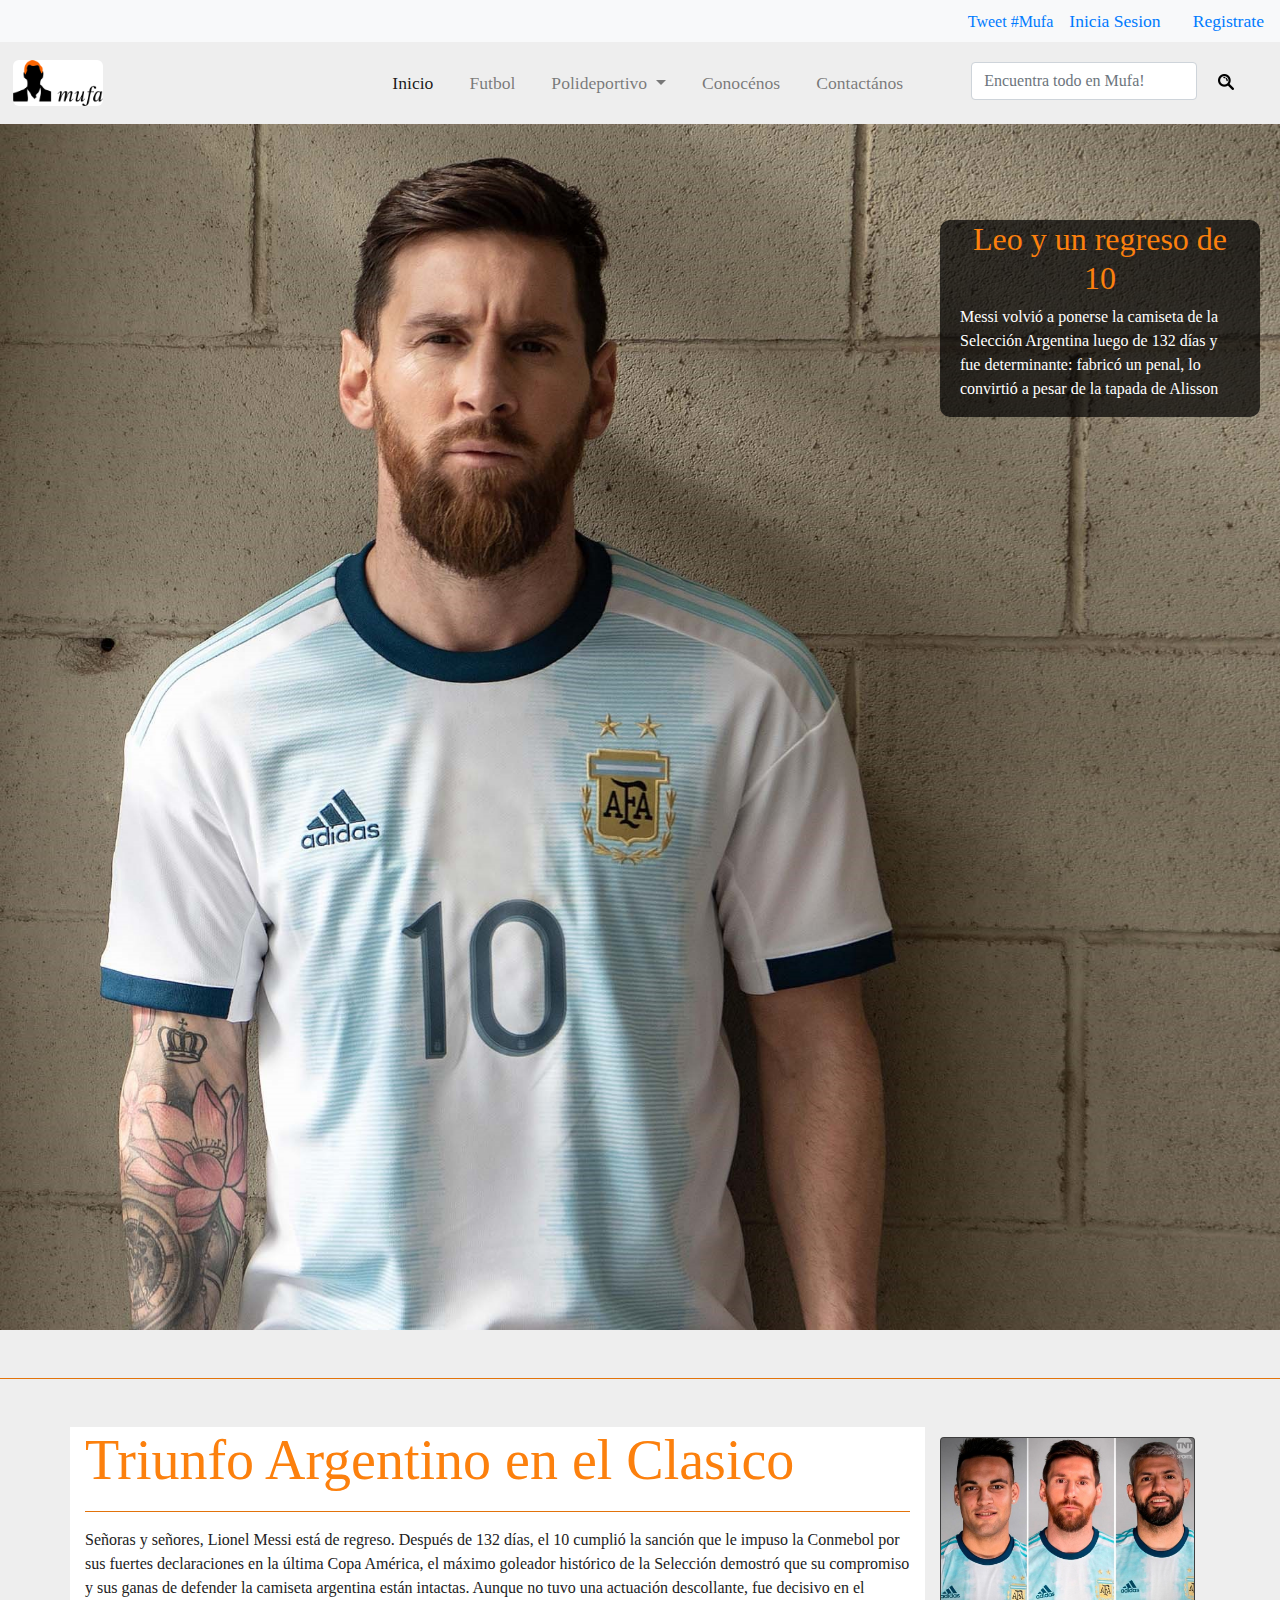
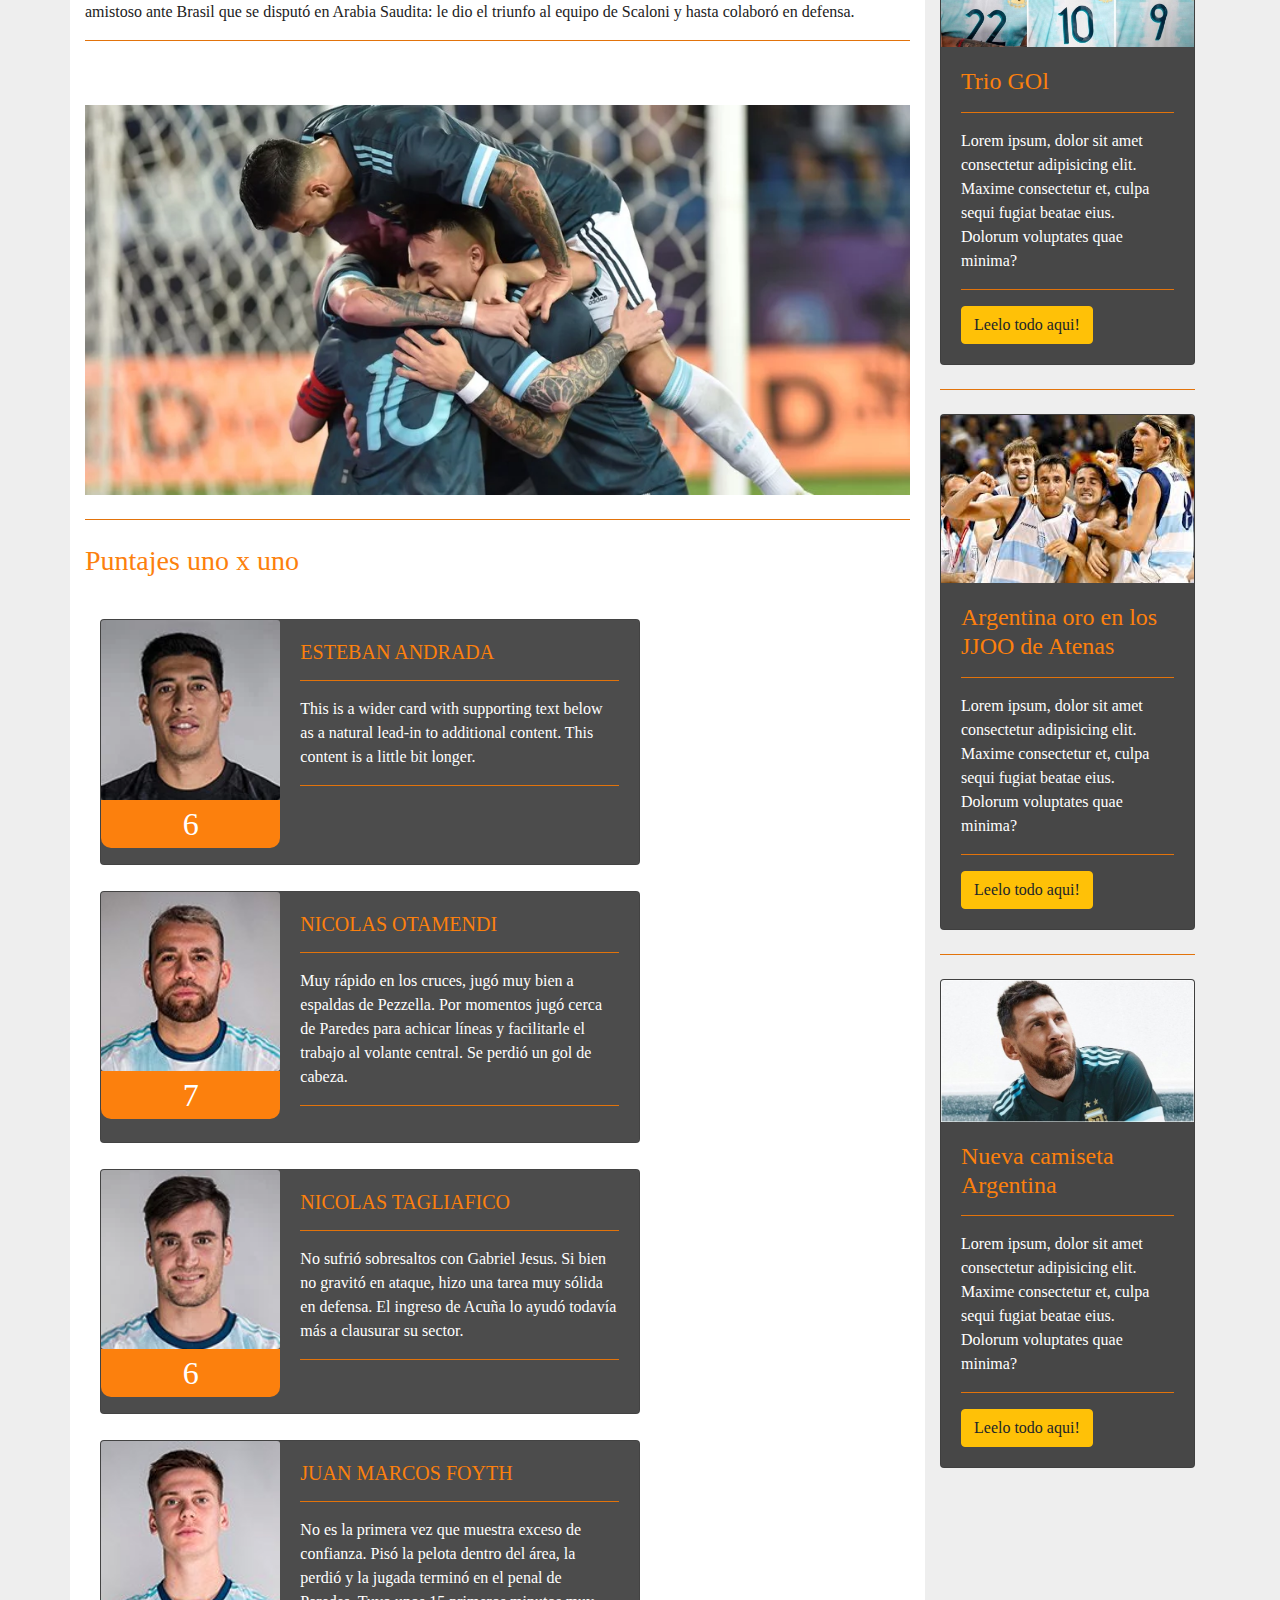
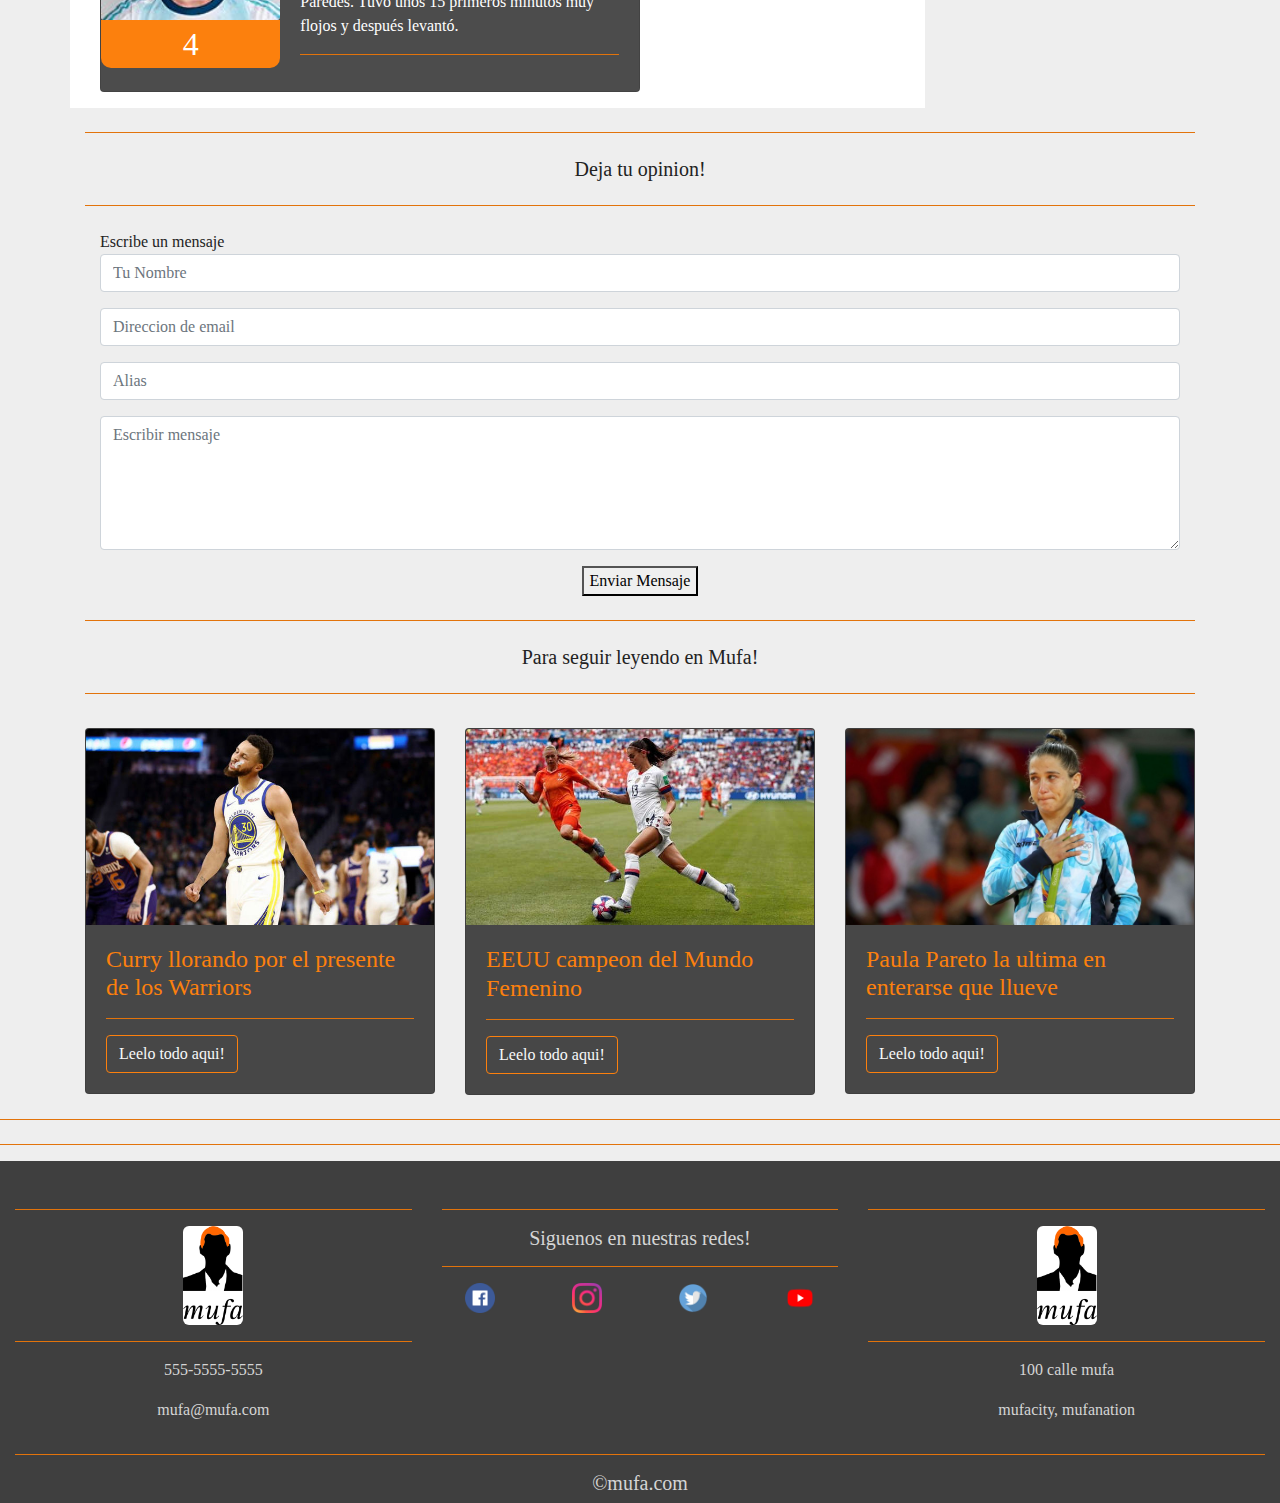
<file: noticiaUno.html>
<!DOCTYPE html>
<html lang="es">

<head>
    <meta charset="UTF-8">
    <meta name="viewport" content="width=device-width, initial-scale=1.0">
    <link rel="shortcut icon" href="img/logoMufa2.png">

    <meta http-equiv="X-UA-Compatible" content="ie=edge">
    <title>Mufa | Chusmerio deportivo</title>
    <link rel="stylesheet" href="https://stackpath.bootstrapcdn.com/bootstrap/4.3.1/css/bootstrap.min.css"
        integrity="sha384-ggOyR0iXCbMQv3Xipma34MD+dH/1fQ784/j6cY/iJTQUOhcWr7x9JvoRxT2MZw1T" crossorigin="anonymous">
    <script src="https://code.jquery.com/jquery-3.3.1.slim.min.js"
        integrity="sha384-q8i/X+965DzO0rT7abK41JStQIAqVgRVzpbzo5smXKp4YfRvH+8abtTE1Pi6jizo"
        crossorigin="anonymous"></script>
    <script src="https://cdnjs.cloudflare.com/ajax/libs/popper.js/1.14.7/umd/popper.min.js"
        integrity="sha384-UO2eT0CpHqdSJQ6hJty5KVphtPhzWj9WO1clHTMGa3JDZwrnQq4sF86dIHNDz0W1"
        crossorigin="anonymous"></script>
    <script src="https://stackpath.bootstrapcdn.com/bootstrap/4.3.1/js/bootstrap.min.js"
        integrity="sha384-JjSmVgyd0p3pXB1rRibZUAYoIIy6OrQ6VrjIEaFf/nJGzIxFDsf4x0xIM+B07jRM"
        crossorigin="anonymous"></script>
    <link rel="stylesheet" href="https://cdnjs.cloudflare.com/ajax/libs/font-awesome/4.7.0/css/font-awesome.min.css">

    <script src="js/js.js"></script>
    <link rel="stylesheet" href="css/style2.css">
    <style>
        body {
            width: 100%;
            height: 100%;
            font-family: 'Roboto';
            color: #222;
            background-color: #eee;
        }


        .text-block {
            position: absolute;
            top: 6rem;
            right: 20px;
            background: rgba(0, 0, 0, 0.7);
            color: white;
            padding-left: 20px;
            padding-right: 20px;
            width: 20rem;
            height: auto;
            border-radius: 10px;
        }
    </style>




</head>

<body>
    <!-- comienzo de la cabecera -->
    <!-- comienzo del nav -->
    <ul class="nav justify-content-end bg-light" id="menuLogin">
        <li style="margin-top: 10px;">
            <a href="https://twitter.com/intent/tweet?button_hashtag=Mufa&ref_src=twsrc%5Etfw"
                class="twitter-hashtag-button" data-show-count="false">Tweet #Mufa</a>
            <script async src="https://platform.twitter.com/widgets.js" charset="utf-8"></script>
        </li>
        <li class="nav-item">
            <a class="nav-link active" href="login.html">Inicia Sesion</a>
        </li>
        <li class="nav-item">
            <a class="nav-link" href="suscribe.html">Registrate</a>
        </li>
    </ul>
    <!-- <div class="superior position-relative fixed-top "> -->

    <nav class="navbar navbar-expand-lg navbar-light bg-light">
        <a class="navbar-brand" href="#"><img id="iconoLogo" src="img/mufaHorizontal.png" alt=""></a>
        <button class="navbar-toggler" type="button" data-toggle="collapse" data-target="#navbarNavDropdown"
            aria-controls="navbarNavDropdown" aria-expanded="false" aria-label="Toggle navigation">
            <span class="navbar-toggler-icon"></span>
        </button>
        <div class="collapse navbar-collapse" id="navbarNavDropdown">
            <ul class="navbar-nav ml-auto">
                <li class="nav-item active">
                    <a href="index.html" class="nav-link">Inicio</a>
                </li>
                <li class="nav-item">
                    <a href="#" class="nav-link">Futbol</a>
                </li>
                <li class="nav-item dropdown">
                    <a class="nav-link dropdown-toggle" href="#" role="button" data-toggle="dropdown"
                        aria-haspopup="true" aria-expanded="false">
                        Polideportivo
                    </a>
                    <div class="dropdown-menu" aria-labelledby="navbarDropdownMenuLink">
                        <a class="dropdown-item" href="#">Basquet</a>
                        <a class="dropdown-item" href="#">Tenis</a>
                        <a class="dropdown-item" href="#">Atletismo</a>
                    </div>
                </li>
                <li class="nav-item">
                    <a href="conocenos.html" class="nav-link">Conocénos</a>
                </li>
                <li class="nav-item">
                    <a href="contactanos.html" class="nav-link">Contactános</a>
                </li>
                <li class="nav-item">
                    <a id="navbarNavDropdown" class="nav-link active" href="login.html" style="display: none;">Inicia
                        Sesion</a>
                </li>
                <li class="nav-item">
                    <a id="navbarNavDropdown" class="nav-link" href="suscribe.html"
                        style="display: none;">Registrate</a>
                </li>
                <li>
                    <form class="form-inline">
                        <input class="form-control mr-sm-2" type="search" placeholder="Encuentra todo en Mufa!"
                            aria-label="Search">
                        <button class="btn btn-outline-transparent my-2 my-sm-0" type="submit"><img src="img/buscar.png"
                                style="width:1rem;" alt=""></button>
                    </form>
                </li>
            </ul>
        </div>
    </nav>

    <!-- final del nav -->


    </header>
    <!-- COMIENZA NOTICIA-->

    <div class="position-relative">
        <img src="img/seleccion13.jpg" alt="Nature" style="width:100%;">
        <div class="text-block">
            <h2 style="color: rgb(252, 128, 13);    text-align: center;">Leo y un regreso de 10</h2>
            <p>Messi volvió a ponerse la camiseta de la Selección Argentina luego de 132 días y fue determinante:
                fabricó un penal, lo convirtió a pesar de la tapada de Alisson</p>
        </div>
    </div>
    <!-- <div class="card bg-dark text-white position-relative">
        <img src="img/seleccion13.jpg" class="card-img img-fluid" alt="...">
         <div class=" position-absolute"> -->
    <!-- <br> -->
    <!--   <h1 class="card-title mt-5 pt-5 mr-5 card-title-3"><b>Vuelve el Mejor!!</b></h1>
        <h2 class="card-title-2"><b>Tras la sancion, regresa el 10</b></h2>
        <h2 class="card-title-2"><b>La magia estara presente!!</b></h2>
         </div>
        </div> -->


    <!--FIN NOTICIA-->

    <hr class="my-4 mt-5">


    <!--CUERPO DE LA NOTICIA-->

    <div class="container">

        <section class="main row mt-5">
            <article class="col-xs-12 col-sm-8 col-md-9 col-lg-9" style="    background-color: white;">
                <p class="display-4" style="color: rgb(252, 128, 13);">Triunfo Argentino en el Clasico</p>
                <hr>
                <p>
                    Señoras y señores, Lionel Messi está de regreso. Después de 132 días, el 10 cumplió la sanción que
                    le impuso la Conmebol por sus fuertes declaraciones en la última Copa América, el máximo goleador
                    histórico de la Selección demostró que su compromiso y sus ganas de defender la camiseta argentina
                    están intactas. Aunque no tuvo una actuación descollante, fue decisivo en el amistoso ante Brasil
                    que se disputó en Arabia Saudita: le dio el triunfo al equipo de Scaloni y hasta colaboró en
                    defensa.</p>
                <hr>
                <img src="img/seleccion20.jpg" class="img-fluid mt-5" alt="">

                <hr class="my-4">
                <h3 style="color: rgb(252, 128, 13);">Puntajes uno x uno</h3>
                <br>
                <div class="container">
                    <!-- Cards de puntaje uno por uno comienzo -->
                    <div class="row">
                        <div class="col-md-12">
                            <div class="card mb-3 " style="max-width: 540px;">
                                <div class="row no-gutters">
                                    <div class="col-md-4  ">
                                        <div class="row">
                                            <div class="col">
                                                <img src="img/andrada.jpg" class="card-img" alt="..."
                                                    id="card-img-acostada">
                                            </div>
                                        </div>
                                        <div class="row">
                                            <div class="col">
                                                <p id="cardUnoXUnoPuntaje">6</p>
                                            </div>
                                        </div>

                                    </div>
                                    <div class="col-md-8">
                                        <div class="card-body">
                                            <h5 class="card-title">ESTEBAN ANDRADA</h5>
                                            <hr>
                                            <p class="card-text">This is a wider card with supporting text below as a
                                                natural lead-in to additional content. This content is a little bit
                                                longer.
                                            </p>
                                            <hr>
                                        </div>
                                    </div>
                                </div>
                            </div>
                        </div>
                        <!-- fin primera tarjeta -->
                        <div class="col-md-12">
                            <div class="card mb-3 " style="max-width: 540px;">
                                <div class="row no-gutters">
                                    <div class="col-md-4  ">
                                        <div class="row">
                                            <div class="col">
                                                <img src="img/otamendi.jpg" class="card-img" alt="..."
                                                    id="card-img-acostada">
                                            </div>
                                        </div>
                                        <div class="row">
                                            <div class="col">
                                                <p id="cardUnoXUnoPuntaje">7</p>
                                            </div>
                                        </div>

                                    </div>
                                    <div class="col-md-8">
                                        <div class="card-body">
                                            <h5 class="card-title">NICOLAS OTAMENDI</h5>
                                            <hr>
                                            <p class="card-text">Muy rápido en los cruces, jugó muy bien a espaldas de
                                                Pezzella. Por momentos jugó cerca de Paredes para achicar líneas y
                                                facilitarle el trabajo al volante central. Se perdió un gol de cabeza.
                                            </p>
                                            <hr>
                                        </div>
                                    </div>
                                </div>
                            </div>
                        </div>
                        <!-- fin segunda tarjeta -->
                        <div class="col-md-12">
                            <div class="card mb-3 " style="max-width: 540px;">
                                <div class="row no-gutters">
                                    <div class="col-md-4  ">
                                        <div class="row">
                                            <div class="col">
                                                <img src="img/taglia2.jpg" class="card-img" alt="..."
                                                    id="card-img-acostada">
                                            </div>
                                        </div>
                                        <div class="row">
                                            <div class="col">
                                                <p id="cardUnoXUnoPuntaje">6</p>
                                            </div>
                                        </div>

                                    </div>
                                    <div class="col-md-8">
                                        <div class="card-body">
                                            <h5 class="card-title">NICOLAS TAGLIAFICO</h5>
                                            <hr>
                                            <p class="card-text">No sufrió sobresaltos con Gabriel Jesus. Si bien no
                                                gravitó en ataque, hizo una tarea muy sólida en defensa. El ingreso de
                                                Acuña lo ayudó todavía más a clausurar su sector.
                                            </p>
                                            <hr>
                                        </div>
                                    </div>
                                </div>
                            </div>
                        </div>
                        <!-- fin tercera tarjeta -->
                        <div class="col-md-12">
                            <div class="card mb-3 " style="max-width: 540px;">
                                <div class="row no-gutters">
                                    <div class="col-md-4  ">
                                        <div class="row">
                                            <div class="col">
                                                <img src="img/foyt.jpg" class="card-img" alt="..."
                                                    id="card-img-acostada">
                                            </div>
                                        </div>
                                        <div class="row">
                                            <div class="col">
                                                <p id="cardUnoXUnoPuntaje">4</p>
                                            </div>
                                        </div>

                                    </div>
                                    <div class="col-md-8">
                                        <div class="card-body">
                                            <h5 class="card-title">JUAN MARCOS FOYTH</h5>
                                            <hr>
                                            <p class="card-text">No es la primera vez que muestra exceso de confianza.
                                                Pisó la pelota dentro del área, la perdió y la jugada terminó en el
                                                penal de Paredes. Tuvo unos 15 primeros minutos muy flojos y después
                                                levantó.
                                            </p>
                                            <hr>
                                        </div>
                                    </div>
                                </div>
                            </div>
                        </div>
                        <!-- fin cuarta tarjeta -->
                    </div>
                </div>
                <!-- fin de cards uno por uno -->





            </article>

            <aside class="col-xs-12 col-sm-4 col-md-3 col-lg-3">

                <div class="card">
                    <img src="img/seleccion12.jpg" alt="" class="card-img-top">
                    <div class="card-body">
                        <h4 class="card-title">Trio GOl</h4>
                        <hr>
                        <p class="card-text">Lorem ipsum, dolor sit amet consectetur adipisicing elit. Maxime
                            consectetur et, culpa sequi fugiat beatae eius. Dolorum voluptates quae minima?
                        </p>
                        <hr>
                        <a href="#" class="btn btn btn-warning">Leelo todo aqui!</a>
                    </div>
                </div>
                <hr class="my-4">
                <div class="card">
                    <img src="img/dorada.jpg" alt="" class="card-img-top">
                    <div class="card-body">
                        <h4 class="card-title ">Argentina oro en los JJOO de Atenas</h4>
                        <hr>
                        <p class="card-text">Lorem ipsum, dolor sit amet consectetur adipisicing elit. Maxime
                            consectetur et, culpa sequi fugiat beatae eius. Dolorum voluptates quae minima?
                        </p>
                        <hr>
                        <a href="#" class="btn btn btn-warning">Leelo todo aqui!</a>
                    </div>
                </div>
                <hr class="my-4">
                <div class="card">
                    <img src="img/seleccion8.jpg" alt="" class="card-img-top">
                    <div class="card-body">
                        <h4 class="card-title">Nueva camiseta Argentina</h4>
                        <hr>
                        <p class="card-text">Lorem ipsum, dolor sit amet consectetur adipisicing elit. Maxime
                            consectetur et, culpa sequi fugiat beatae eius. Dolorum voluptates quae minima?
                        </p>
                        <hr>
                        <a href="#" class="btn btn btn-warning">Leelo todo aqui!</a>
                    </div>
                </div>

            </aside>
        </section>
        <hr class="my-4">
        <h5 style="text-align: center;">Deja tu opinion!</h5>
        <!--CUERPO DE LA NOTICIA-->
        <!--Video del partido-->

        <!--  <p class="display-4">Resumen del partido</p>
        <div class="video-gol">
            <div class="embed-responsive embed-responsive-16by9 container-fluid">
                <iframe class="embed-responsive-item" src="img/seleccion22.mp4" allowfullscreen></iframe>
            </div>
        </div> -->

        <!--INICIO -->
        <!-- <div class="jumbotron jumbotron-fluid bg-danger mt-5">
            <div class="container-fluid" style="background-color:black; ">
              <h1 class="display-4">Lo mejor de la NBA</h1>
              <p class="lead">Pagina en construccion!!!!!!!</p>
            </div>
          </div> -->

        <!--FIN-->
        <hr class="my-4">

        <!--INICIO DE COMENTARIOS-->
        <div class="container">
            <div class="row">
                <div class="col-md-12 col-md-offset-2">
                    <div id="sendmessage">Escribe un mensaje</div>
                    <div id="errormessage"></div>
                    <form action="" method="post" role="form" class="contactForm">
                        <div class="form-group">
                            <input type="text" name="name" class="form-control" id="name" placeholder="Tu Nombre"
                                data-rule="minlen:4" data-msg="Please enter at least 4 chars" />
                            <div class="validation"></div>
                        </div>
                        <div class="form-group">
                            <input type="email" class="form-control" name="email" id="email"
                                placeholder="Direccion de email" data-rule="email"
                                data-msg="Please enter a valid email" />
                            <div class="validation"></div>
                        </div>
                        <div class="form-group">
                            <input type="text" class="form-control" name="subject" id="subject" placeholder="Alias"
                                data-rule="minlen:4" data-msg="Please enter at least 8 chars of subject" />
                            <div class="validation"></div>
                        </div>
                        <div class="form-group">
                            <textarea class="form-control" name="message" rows="5" data-rule="required"
                                data-msg="Please write something for us" placeholder="Escribir mensaje"></textarea>
                            <div class="validation"></div>
                        </div>

                        <div class="text-center"><button type="submit" class="contact submit">Enviar Mensaje</button>
                        </div>
                    </form>
                </div>
            </div>
        </div>
        <!--FIN DE COMENTARIOS-->

        <hr class="my-4">
        <h5 style="text-align: center">Para seguir leyendo en Mufa!</h5>
        <hr class="my-4">
            <div class="row">
                    <div class="col-md-4">
                            <div class="card">
                                <img src="img/curry.jpg" alt="" class="card-img-top">
                                <div class="card-body">
                                    <h4 class="card-title">Curry llorando por el presente de los Warriors</h4>
                                    <hr>
                                  
                                    <a href="#" class="btn btn-outline-light">Leelo todo aqui!</a>
                                </div>
                            </div>
                        </div>
    
                        <div class="col-md-4">
                            <div class="card">
                                <img src="img/ffemenino.jpg" alt="" class="card-img-top">
                                <div class="card-body">
                                    <h4 class="card-title">EEUU campeon del Mundo Femenino</h4>
                                    <hr>
                                    
                                    <a href="#" class="btn btn-outline-light">Leelo todo aqui!</a>
                                </div>
                            </div>
                        </div>
    
                        <div class="col-md-4">
                                <div class="card">
                                    <img src="img/pareto.jpg" alt="" class="card-img-top">
                                    <div class="card-body">
                                        <h4 class="card-title">Paula Pareto la ultima en enterarse que llueve</h4>
                                        <hr>
                                        <a href="#" class="btn btn-outline-light">Leelo todo aqui!</a>
                                    </div>
                                </div>
                            </div>
    
                    </div>
            </div>




        <hr class="my-4">
        <!-- comienzo footer -->
    </div>
    <hr class="my-3">

    <footer>
        <div class="container-fluid padding ">
            <div class="row text-center">
                <div class="col-md-4">
                    <hr>
                    <img src="img/mufaVertical.png" alt="" style="width: 60px; background-color: white;
             border-radius: 6px;">
                    <hr>
                    <p>555-5555-5555</p>
                    <p>mufa@mufa.com</p>

                </div>
                <div class="col-md-4">
                    <hr>
                    <h5>Siguenos en nuestras redes!</h5>
                    <hr>
                    <div class="row">
                        <div class="col-md-3">
                            <img src="img/iconoFace.png" alt="" style="width: 30px;">
                        </div>
                        <div class="col-md-3">
                            <img src="img/iconoInsta.png" alt="" style="width: 30px;">
                        </div>
                        <div class="col-md-3">
                            <img src="img/iconoTwt.png" alt="" style="width: 30px;">
                        </div>
                        <div class="col-md-3">
                            <img src="img/iconoYou.png" alt="" style="width: 30px;">
                        </div>
                    </div>
                </div>
                <div class="col-md-4">
                    <hr>
                    <img src="img/mufaVertical.png" alt="" style="width: 60px; background-color: white;
             border-radius: 6px;">
                    <hr>

                    <p>100 calle mufa</p>
                    <p>mufacity, mufanation</p>
                </div>
                <div class="col-md-12">
                    <hr>
                    <h5>&copy;mufa.com</h5>
                </div>
            </div>
        </div>
    </footer>


    <!-- enlaces de bootstrap js -->
    <script src="https://code.jquery.com/jquery-3.3.1.slim.min.js"
        integrity="sha384-q8i/X+965DzO0rT7abK41JStQIAqVgRVzpbzo5smXKp4YfRvH+8abtTE1Pi6jizo"
        crossorigin="anonymous"></script>
    <script src="https://cdnjs.cloudflare.com/ajax/libs/popper.js/1.14.7/umd/popper.min.js"
        integrity="sha384-UO2eT0CpHqdSJQ6hJty5KVphtPhzWj9WO1clHTMGa3JDZwrnQq4sF86dIHNDz0W1"
        crossorigin="anonymous"></script>
    <script src="https://stackpath.bootstrapcdn.com/bootstrap/4.3.1/js/bootstrap.min.js"
        integrity="sha384-JjSmVgyd0p3pXB1rRibZUAYoIIy6OrQ6VrjIEaFf/nJGzIxFDsf4x0xIM+B07jRM"
        crossorigin="anonymous"></script>

</body>

</html>
</file>
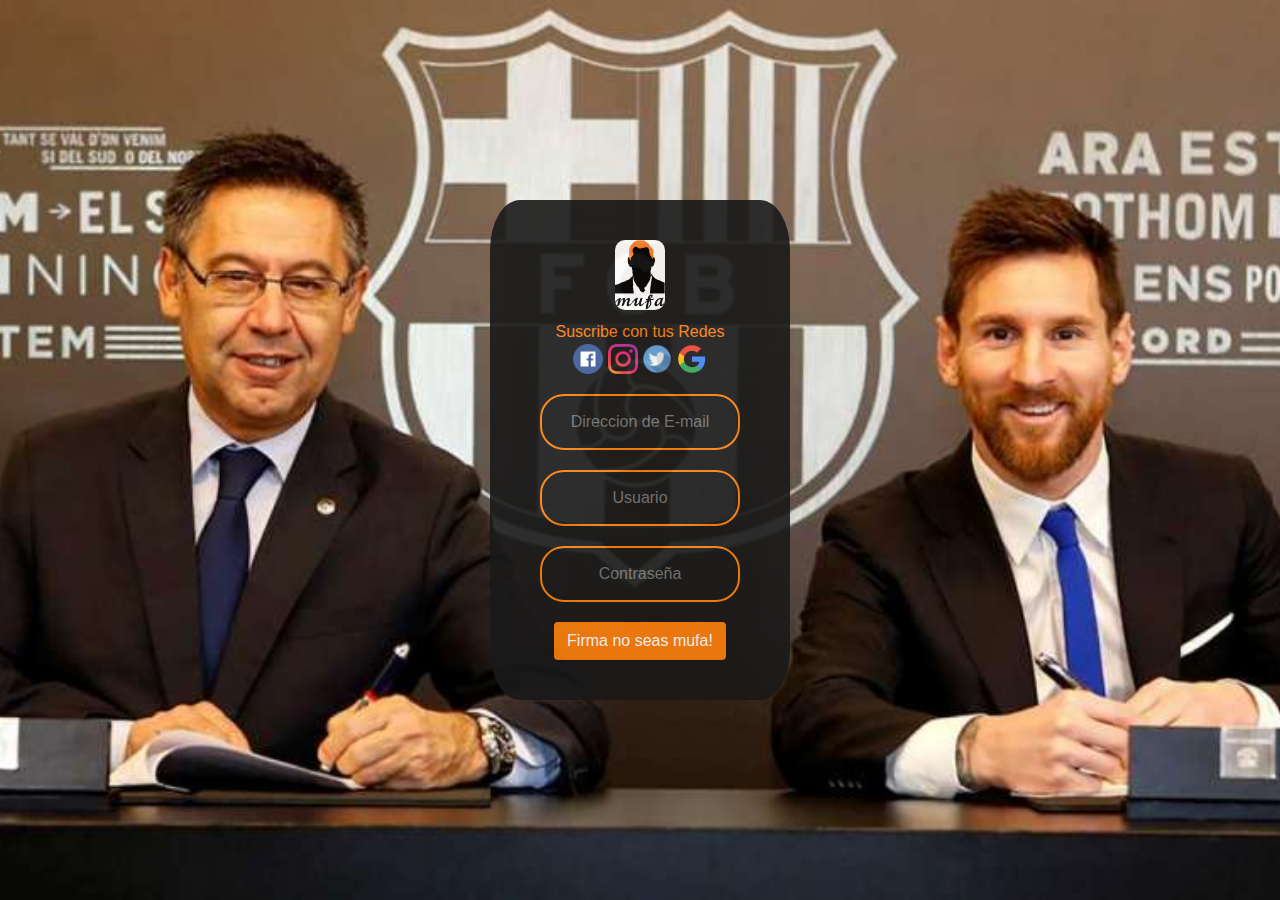
<file: suscribe.html>
<!DOCTYPE html>
<html lang="en">
<head>
    <meta charset="UTF-8">
    <meta name="viewport" content="width=device-width, initial-scale=1.0">
    <meta http-equiv="X-UA-Compatible" content="ie=edge">
    <link rel="shortcut icon" href="img/logoMufa2.png">
    <title>Suscribite mufa!</title>
    <link rel="stylesheet" href="css/style.css">
    <link rel="stylesheet" href="https://stackpath.bootstrapcdn.com/bootstrap/4.3.1/css/bootstrap.min.css"
        integrity="sha384-ggOyR0iXCbMQv3Xipma34MD+dH/1fQ784/j6cY/iJTQUOhcWr7x9JvoRxT2MZw1T" crossorigin="anonymous">
        <style>
            * {
                margin: 0;
                padding: 0;
                outline: none;
                box-sizing: border-box;
            }
    
            body {
                background: url("img/messiFirmando.jpg") no-repeat top center;
                width: 100%;
                height: 100vh;
                background-size: cover;
                font-style: 16px;
                font-family: 'Jomolhari', serif;
                 
            }
    
            .img{
                max-width: 80px;
                border-radius: 15%;
                justify-content: center;
            }
            #iconoSusc{
                width: 30px;
            }
            .colDiv{
                color: rgb(252, 128, 13);
            }
        </style>
  
</head>
<body id="bodyLogin">
   
    
    <form action="index2.html" class="box" method="POST">

        <img src="img/logoMufa.png" alt="" style="width: 50px; margin-bottom: 10px; border-radius: 10px;">
        <div class="">
            <div class="row">
                <div class="col colDiv">Suscribe con tus Redes</div>
            </div>
            <div class="row">
                <div class="col"><img id="iconoSusc" src="img/iconoFace.png" alt="">
                    <img id="iconoSusc"  src="img/iconoInsta.png" alt="">
                    <img id="iconoSusc"  src="img/iconoTwt.png" alt="">
                    <img id="iconoSusc"  src="img/iconoGoogle.png" alt="">
                </div>
            </div>
        </div>
        <input type="text" name="" placeholder="Direccion de E-mail">
        <input type="text" name="" placeholder="Usuario">
        <input type="password" name="" placeholder="Contraseña">
        <button class="btn btn-outline my-2 my-sm-0 busqueda " id="botonLogin2"
                            type="submit">Firma no seas mufa!</button>




    </form>


</body>
</html>
</file>
<file: css/style.css>
#iconoLogo{
    max-width: 90px;
    background-color: white;
    border-radius: 6px;
 }
 #iconoPartidoVivo{
  max-width: 60px;
  /* background-color: white;
  border-radius: 6px; */
  max-height: 60px;
}

@import url('https://fonts.googleapis.com/css?family=Roboto+Mono&display=swap');

@keyframes bounce2{
  0%{
    transform: rotateX(20deg);
  }
  100%{
    transform: translatey(95deg);
  }

}
hr,br{
  background-color:rgb(252, 128, 13)!important;
}
.navbar{
  /* padding: .8rem;
  /* background-color: #3f3f3f !important; */
  /* border-bottom: solid #b4b4b4;
  width: 100%  */
  background-color: #e9ecef;
  
}
 
  
.navbar-nav li{
  padding-right: 20px;
} 
.nav-link{
  font-size: 1.1em !important;
  /* color: black; */
  transition: all 300ms ease-in;
  
}
.nav-link:hover{
  color: rgb(252, 128, 13) !important;
}
.dropdown-item:hover{
  color: rgb(252, 128, 13) !important;
}
.carousel-inner img{
  width: 100%;
  height: 100%;
}
.carousel-item img{
  width: 100%;
}
.carousel-caption{
  position: absolute;
  top: 58%;
  transform: translateY(-50%);
}
.carousel-caption{
  font-size: 500%;
  text-transform: uppercase;
  text-shadow: 1px 1px 15px #000;
}
.carousel-caption h3{
  font-weight: 500;
  text-shadow: 1px 1px 1px 10px #000 !important;
}
.btn-primary{
  background-color: #007bff !important;
  /* color: rgb(252, 128, 13); */
  transition: all 300ms ease-in;
}  
.btn-primary:hover{
  background-color: rgb(252, 128, 13) !important;
  color:white !important;
  padding: 1,5%;
} 

.btn-outline-light{
  border-color: rgb(252, 128, 13) !important;
}

.btn-outline-light:hover{
  border-color: white !important;
  background-color: rgb(252, 128, 13) !important;
  color:white !important;
  transition: all 300ms ease-in;
}
.jumbotron{
  padding: 1rem;
  border-radius: 0;
  /* background-color: #3f3f3f;
  color: #d5d5d5; */
}
.btn-outline-secondary{
  transition: all 300ms ease-in;
}
.btn-outline-secondary:hover{
  background-color: rgb(252, 128, 13) !important;
  color:white !important;
}
.btn-outline-transparent:hover{
  border-color: rgb(252, 128, 13);
}
.form-control:hover{
  border-color: rgb(252, 128, 13);
}

.welcome hr{
  border-top: 2px solid #b4b4b4;
  width: 95%;
}
.card{
  background: rgba(0,0,0,0.7);
  color: white;
  margin-top: 10px;

}
.card-title  {
  color: rgb(252, 128, 13) !important;
}
#card-img-acostada{
  width: 100%;
  height: 100%;
  object-fit: cover;
} 


footer{
  background-color: #3f3f3f;
  color: #d5d5d5;
  padding-top: 2rem;
}
hr.light{
  border-top: 1px solid #d5d5d5;
  width: 75%;
  margin-top: .8rem;
  margin-bottom: 1rem;
}
footer a{
  color: #d5d5d5d5;
}
hr.light-100{
  border-top: 1px solid #d5d5d5;
  width: 100%;
  margin-top: .8rem;
  margin-bottom: 1rem;
}
.fondoGris{
  background-color: #e9ecef;
}

@media (max-width: 1215px){
  /* .carousel-caption{
   
    top: 45%;
   
  } */
  .carousel-caption{
    font-size: 350%;
  }
  .carousel-caption h3{
    font-weight: 140;
    text-shadow: 1px 1px 1px 10px #000 !important;
    padding-bottom: .2rem;
  }
  .carousel-caption .btn{
    
    padding: 8px 14px;
  }
}

@media (max-width: 879px){
  /* .carousel-caption{
    
    top: 42%;
   
  }
  .carousel-caption{
    font-size: 350%;
  } */
  .carousel-caption h3{
   display: none;
  }
  .carousel-caption .btn{
    margin-bottom: 10% !important;
    padding: 8px 14px;
  }
}
.carousel-caption h1{
  font-size: 3rem !important;
}
@media only screen and (min-width: 523px)and (max-width:1200){
  .carousel-caption h1{
    font-size: 2rem !important;
  }
  .carousel-caption button{
    display: none;
  }
}

@media only screen and (min-width: 300px)and (max-width:522px){
  .carousel-caption h1{
    font-size: 1rem !important;
  }
  .carousel-caption button{
    display: none;
  }
#menuLogin{
  display: none;
}
/* .carousel-caption h1{
  font-size: 60px !important;
} */
.carousel-caption button{
  display: none;
}

}

.navbar{
  padding: .8rem;
  
  background-color: #e9ecef !important;
}
 
  
.navbar-nav li{
  padding-right: 20px;
} 
.nav-link{
  font-size: 1.1em !important;
  /* color: black; */
  transition: all 300ms ease-in;
}
.nav-link:hover{
  color: rgb(252, 128, 13);
}
.carousel-inner img{
  width: 100%;
  height: 100%;
}
.carousel-caption{
  position: absolute;
  top: 58%;
  transform: translateY(-50%);
  font-size: 500%;
  text-transform: uppercase;
  text-shadow: 1px 1px 15px #000;
}

.carousel-caption h3{
  font-weight: 500;
  text-shadow: 1px 1px 1px 10px #000 !important;
}
.btn-primary{
  background-color: #007bff !important;
  /* color: rgb(252, 128, 13); */
  transition: all 300ms ease-in;
}  
.btn-primary:hover{
  background-color: rgb(252, 128, 13) !important;
  color:white !important;
  padding: 1,5%;
}  
.jumbotron{
  padding: 1rem;
  border-radius: 0;
  /* background-color: #3f3f3f;
  color: #d5d5d5; */
}
.btn-outline-secondary{
  transition: all 300ms ease-in;
}
.btn-outline-secondary:hover{
  background-color: rgb(252, 128, 13) !important;
  color:white !important;
}
.welcome hr{
  border-top: 2px solid #b4b4b4;
  width: 95%;
}


footer{
  background-color: #3f3f3f;
  color: #d5d5d5;
  padding-top: 2rem;
}
hr.light{
  border-top: 1px solid #d5d5d5;
  width: 75%;
  margin-top: .8rem;
  margin-bottom: 1rem;
}
footer a{
  color: #d5d5d5d5;
}
hr.light-100{
  border-top: 1px solid #d5d5d5;
  width: 100%;
  margin-top: .8rem;
  margin-bottom: 1rem;
}


@media (max-width: 1215px){
  /* .carousel-caption{
   
    top: 45%;
   
  } */
  .carousel-caption{
    font-size: 350%;
  }
  .carousel-caption h3{
    font-weight: 140;
    text-shadow: 1px 1px 1px 10px #000 !important;
    padding-bottom: .2rem;
  }
  .carousel-caption .btn{
    
    padding: 8px 14px;
  }
}

@media (max-width: 879px){
  /* .carousel-caption{
    
    top: 42%;
   
  } */
  .carousel-caption{
    font-size: 350%;
  }
  .carousel-caption h3{
   display: none;
  }
  .carousel-caption .btn{
    margin-bottom: 10% !important;
    padding: 8px 14px;
  }
}
@media (max-width: 660px){
  .carousel-caption button{
    display: none;
  } 
  
    
}
@media (max-width: 360px){
  /* .carousel-caption{
    font-size: 60px;
    top: 42%;
   
  } */
  .carousel-caption{
    font-size: 350%;
  }
  .carousel-caption h3{
   display: none;
  }
  .carousel-caption .btn{
    margin-bottom: 10% !important;
    padding: 8px 14px;
  }
}

#letrasSup:hover{
  background-color: rgb(252, 128, 13);
  color:white !important;

}
#iconoRedes{
  max-width:  5px;
}

@media (max-width: 360px){
  /* .carousel-caption{
    font-size: 60px;
    top: 42%;
   
  } */
  .carousel-caption{
    font-size: 350%;
  }
  .carousel-caption h3{
   display: none;
  }
  .carousel-caption .btn{
    margin-bottom: 10% !important;
    padding: 8px 14px;
  }
}

#letrasSup:hover{
  background-color: rgb(252, 128, 13);
  color:white !important;

}
#iconoRedes{
  max-width:  5px;
}

.efectoSombra{
   background-color: #0000004d !important;
}

.efectoSombra:hover{
  background-color: #00000023 !important;
  transition: all 300ms ease-in;
}

#botonLogin{
  background-color: white;
  color: rgb(252, 128, 13);
  transition: all 300ms ease-in;
}



#botonLogin:hover{
  background-color: rgb(252, 128, 13);
  color: white;
}

 .navbar{
  
  background-color: #eee !important;
 
} 
.nav-superior{
  color:#da6b10 !important;
  
}
.menu-superior{
  height: 25px;
}
.nav-inferior{
  color: white !important;
  
}

.busqueda{
  color: white;
  border: 1px solid white;
}
/* .btn-outline:hover{
  background-color: #da6b10 !important; 
} */

@media (max-width: 992px) {
  #menu {
    display: none;

  }
}


@media (max-width: 792px) {
  #menuInferior {

 display: none;
}
}




/* Comienzo del Css del Login */

#bodyLogin{
  margin: 0;
  padding: 0;
  font-family: sans-serif;
  
}
 

#bodyLogin .box{
  width: 300px !important;
  padding: 40px !important;
  position: absolute !important;
  top:50% !important;
  left: 50% !important;
  transform: translate(-50%,-50%) !important;
  background: #191919;
  text-align: center;
  border-radius: 10%;
  opacity: 0.9;
}

#bodyLogin .box input[type="text"], .box input[type="password"]  {
border:0;
background: none;
display: block;
margin: 20px auto;
text-align: center;
border: 2px solid rgb(252, 128, 13);
padding: 14px 10px;
width: 200px;
outline: none;
color: white;
border-radius: 24px;
transition: 0.25s;

}

#bodyLogin .box h1{
  color: white;
  text-transform: uppercase;
  font-weight: 500;
}

#bodyLogin .box input:focus[type="text"], .box input:focus[type="password"]{

width: 200px;
border-color: rgb(252, 128, 13);

}
#bodyLogin .box input[type="submit"]{
  background-color: white;
  color: rgb(252, 128, 13);
  transition: all 300ms ease-in;
  border:0;
background: none;
display: block;
margin: 20px auto;
text-align: center;
border: 2px solid rgb(252, 128, 13);
padding: 14px 10px;
width: 200px;
outline: none;
color: white;
border-radius: 24px;
transition: 0.25s;
}

#bodyLogin .box input:focus[type="submit"]{
  background-color: rgb(133, 62, 62);
  color: black;
  transition: all 300ms ease-in;

}

#botonLogin2{
  background-color: rgb(252, 128, 13);
  color: white;
  transition: all 300ms ease-in;
}
/* final del CSS del Login */

/*comienzo css del contactenos*/

@import url('https://fonts.googleapis.com/css?family=Jomolhari&display=swap');

#cajaContac{
  position: absolute;
  top: 50%;
  left: 50%;
  transform: translate(-50%,-50%);

}

.contactanos{
  width: 100%;
  max-width: 500px;
  height: auto;
  background: rgba(0,0,0,0.7);
  padding: 40px 50px;
  border-radius: 20%;
}

.titulo{
  font-size: 2em;
  line-height: 1.25em;
  text-align: center;
  font-weight: 900;
  letter-spacing: 2px;
  color: rgb(252, 128, 13);
  padding-bottom: 15px;

}

.campos{
  padding: 0 30px;

}

.campos .items{
  width: 100%;
  padding-bottom: 15px;
  }
.campos .items .label{
  display: block;
  font-size: 1em;
  color: white;
  text-transform: capitalize;
  padding-bottom: 5px;
  }
  .campos .items .input,
  .campos .items .text-area{
    background: transparent;
    border: 0;
    border: 1px solid rgb(252, 128, 13);
    width: 100%;
    padding: 8px 10px;
    font-size: 1em;
    color: #ffecb3;
    border-radius: 3px;
  }
.botonContac{
  margin: 0 30px;
  background: rgb(252, 128, 13);
  font-size: 1.25em;
  padding:10px;
  text-align: center;
  text-transform: uppercase;
  font-weight: 5px;
  cursor:pointer;
  letter-spacing: 2px;
  color: white;
  border-radius: 10px;
  transition: all 300ms ease-in;
}
.botonContac:hover{
  background: white;
  color: rgb(252, 128, 13);
  padding:15px;
}

.items #mensaje{
  height: 110px;
}

@media screen and (max-width: 750px){
  .campos{
    padding:0;
  }
}

/*final del css de contactenos*/

#videos a {
  display: block;
  width: 25%;
  margin-bottom: 20px;
  box-sizing: border-box;
  padding: 0 10px;
  float: left;
  cursor: pointer;
  text-decoration: none;
  outline: 0;
}

#videos a:hover {
  opacity: 0.7;
}

#videos a img {
  width: 100%;
  height: auto;
}

#overlay {
  background: rgba(0,0,0,0.8);
  position:fixed;
  top: 0;
  right: 0;
  left:0;
  bottom: 0;
  width: 100%;
  height: 100%;
  z-index: 99999;
  display: none;
}

#overlay .modal {
  background: #fff;
  border-radius: 5px;
  width: 90%;
  margin: 100px auto;
  max-width: 800px;
  min-height: 100px;
  position: relative;
  padding: 30px 20px 15px;
}

#overlay .modal #close {
  position: absolute;
  top: 5px;
  right: 5px;
  cursor: pointer;
}

#overlay iframe {
  width: 100%;
}


/* comienza css las redes sociales */
.social {
	position: fixed; /* Hacemos que la posición en pantalla sea fija para que siempre se muestre en pantalla*/
	right: 0; /* Establecemos la barra en la izquierda */
	top: 200px; /* Bajamos la barra 200px de arriba a abajo */
	z-index: 2000; /* Utilizamos la propiedad z-index para que no se superponga algún otro elemento como sliders, galerías, etc */
}
 
	.social ul {
		list-style: none;
	}
 
	.social ul li a {
		display: inline-block;
		color:#fff;
		background: #000;
		padding: 10px 15px;
		text-decoration: none;
		-webkit-transition:all 500ms ease;
		-o-transition:all 500ms ease;
		transition:all 500ms ease; /* Establecemos una transición a todas las propiedades */
	}
 
	.social ul li .fa-facebook {background:#3b5998;} /* Establecemos los colores de cada red social, aprovechando su class */
	.social ul li .fa-twitter {background: #00abf0;}
	.social ul li .fa-google {background: #d95232;}
	.social ul li .fa-youtube {background: #ae181f;}
	
 
	.social ul li a:hover {
		background: #000; /* Cambiamos el fondo cuando el usuario pase el mouse */
		 /* Hacemos mas grande el espacio cuando el usuario pase el mouse */
  }
  /* fin css redes sociales */
  /* css del chat */
  .darker {
    border-color: #ccc;
    background-color: #ddd;
  }
  
  .container::after {
    content: "";
    clear: both;
    display: table;
  }
  
  .container img {
    float: left;
    max-width: 60px;
    width: 100%;
    margin-right: 20px;
    border-radius: 50%;
  }
  
  .container img.right {
    float: right;
    margin-left: 20px;
    margin-right:0;
  }
  
  .time-right {
    float: right;
    color: #aaa;
  }
  
  .time-left {
    float: left;
    color: #999;
  }
  /* fin del css del chat */

  .encuesta{
    
    display: flex;
    justify-content: space-between;
    flex-wrap: wrap; 
    align-content: center;
    
  }

  

  .tituloencuesta {
    font-family: 'Roboto';
    background: url(../img/encuesta.jpg);
    color: white;
    text-align: center;
    font-size: 30px;
    height: 450px;
    width: 400px;
    background-repeat: no-repeat;
    background-size: cover;
    background-position: center
   
  }

  .tituloencuesta h3{
    font-size: 30px ;
  }

  .btn-group{
    display: flex;
    flex-wrap: wrap;
    justify-content: center;
    align-items:center ;
    align-content: space-between;
    
    
  }


  
  .btn-group button {
    background-color: rgb(252, 128, 13); /* orange background */
    border: 2px solid white; /* Green border */
    color: white; /* White text */
    padding: 10px 24px; /* Some padding */
    cursor: pointer; /* Pointer/hand icon */
  
    display: block; /* Make the buttons appear below each other */
    width: 200px;
    
  }
  
  
  
  /* Add a background color on hover */
  .btn-group button:hover {
    background-color: black;
  }

 

  .cantidadvoto{
    display: flex;
    justify-content: space-around;
    align-items: flex-start;
    border: 1px solid  rgb(252, 128, 13);
    
  }

  .cantidadvoto img{
    height: 25px;
    width: 25px;
  }
  .votacion h3{
   font-size: 30px;

  }
</file>
<file: css/style2.css>
#iconoLogo{
    max-width: 50px;
    border-radius: 5%;
    animation: bounce2 .5s alternate infinite ease-in;
}



@keyframes bounce2{
  0%{
    transform: rotateX(10deg);
  }
  100%{
    transform: translatey(75deg);
  }


}

.efectoSombra{
   background-color: #0000004d !important;
}

.efectoSombra:hover{
  background-color: #00000023 !important;
  transition: all 300ms ease-in;
}

#botonLogin{
  background-color: white;
  color: rgb(252, 128, 13);
  transition: all 300ms ease-in;
}

.navbar{
  
  background: black;
 
}
.nav-superior{
  color:#da6b10 !important;
  
}
.menu-superior{
  height: 25px;
}
.nav-inferior{
  color: white !important;
  
}

.letra{
  font-size: 30px;
}

.busqueda{
  color: white;
  border: 1px solid white;
}
.btn-outline:hover{
  background-color: #da6b10 !important; 
}

@media (max-width: 992px) {
  #menu {
    display: none;

  }
}


@media (max-width: 792px) {
  #menuInferior {

 display: none;
}
}


.sidenav {
  height: 100%;
  width: 0;
  position: fixed;
  z-index: 1;
  top: 0;
  left: 0;
  background-color: #111;
  overflow-x: hidden;
  transition: 0.5s;
  padding-top: 60px;
}

.sidenav a {
  padding: 8px 8px 8px 32px;
  text-decoration: none;
  font-size: 25px;
  color: #818181;
  display: block;
  transition: 0.3s;
}

.sidenav a:hover {
  color: #f1f1f1;
}
      #burguer { 
        display: block
      }

.sidenav .closebtn {
  position: absolute;
  top: 0;
  right: 25px;
  font-size: 36px;
  margin-left: 50px;
}

@media screen and (max-height: 450px) {
  .sidenav {padding-top: 15px;}
  .sidenav a {font-size: 18px;}
}

@media (min-width: 792px) {
  #burguer {

 display: none;
}
}

.carousel-item h3{
  font-family: 'Roboto Condensed',sans-serif;
  font-size: 40px;
  font-style: bold;
  


}

.carousel-caption{
 /* background-color:  #0000004d; */
 font-family: 'Roboto Condensed',sans-serif;
 font-size: 20px;
 
  bottom: 0; /* At the bottom. Use top:0 to append it to the top */
  background: rgb(0, 0, 0); /* Fallback color */
  background: rgba(0, 0, 0, 0.5); /* Black background with 0.5 opacity */
  color: #f1f1f1; /* Grey text */
  ;

  
}

.ubicacionText {

position: relative;
margin-top: -160px;
margin-left: 75px;
color: rgb(247, 115, 8);
font-size: 75px;
justify-content: center;
align-items: center;
}

.card{
  background: rgba(0,0,0,0.7);
  color: rgb(252, 128, 13) !important;
  margin-top: 10px;
  

}
.card-title  {
  color: rgb(252, 128, 13) !important;
}

.card-title-2 {

  color: rgb(255, 252, 249) !important;
  margin-left: 680px;
}

.card-title-3  {
  color: rgb(252, 128, 13) !important;
  margin-left: 670px;
}
.card .card-text{
  color: white !important;
}

hr,br{
  background-color:rgb(252, 128, 13)!important;
}


#iconoLogo{
    max-width: 90px;
    background-color: white;
    border-radius: 6px;
 }
 #iconoPartidoVivo{
  max-width: 60px;
  /* background-color: white;
  border-radius: 6px; */
  max-height: 60px;
}

@import url('https://fonts.googleapis.com/css?family=Roboto+Mono&display=swap');

@keyframes bounce2{
  0%{
    transform: rotateX(20deg);
  }
  100%{
    transform: translatey(95deg);
  }

}
hr,br{
  background-color:rgb(252, 128, 13)!important;
}
.navbar{
  /* padding: .8rem;
  /* background-color: #3f3f3f !important; */
  /* border-bottom: solid #b4b4b4;
  width: 100%  */
  background-color: #e9ecef;
  
}
 
  
.navbar-nav li{
  padding-right: 20px;
} 
.nav-link{
  font-size: 1.1em !important;
  /* color: black; */
  transition: all 300ms ease-in;
  
}
.nav-link:hover{
  color: rgb(252, 128, 13) !important;
}
.dropdown-item:hover{
  color: rgb(252, 128, 13) !important;
}
.carousel-inner img{
  width: 100%;
  height: 100%;
}
.carousel-item img{
  width: 100%;
}
.carousel-caption{
  position: absolute;
  top: 58%;
  transform: translateY(-50%);
}
.carousel-caption{
  font-size: 500%;
  text-transform: uppercase;
  text-shadow: 1px 1px 15px #000;
}
.carousel-caption h3{
  font-weight: 500;
  text-shadow: 1px 1px 1px 10px #000 !important;
}
.btn-primary{
  background-color: #007bff !important;
  /* color: rgb(252, 128, 13); */
  transition: all 300ms ease-in;
}  
.btn-primary:hover{
  background-color: rgb(252, 128, 13) !important;
  color:white !important;
  padding: 1,5%;
} 

.btn-outline-light{
  border-color: rgb(252, 128, 13) !important;
}

.btn-outline-light:hover{
  border-color: white !important;
  background-color: rgb(252, 128, 13) !important;
  color:white !important;
  transition: all 300ms ease-in;
}
.jumbotron{
  padding: 1rem;
  border-radius: 0;
  /* background-color: #3f3f3f;
  color: #d5d5d5; */
}
.btn-outline-secondary{
  transition: all 300ms ease-in;
}
.btn-outline-secondary:hover{
  background-color: rgb(252, 128, 13) !important;
  color:white !important;
}
.btn-outline-transparent:hover{
  border-color: rgb(252, 128, 13);
}
.form-control:hover{
  border-color: rgb(252, 128, 13);
}

.welcome hr{
  border-top: 2px solid #b4b4b4;
  width: 95%;
}
.card{
  background: rgba(0,0,0,0.7);
  color: white;
  margin-top: 10px;

}
.card-title  {
  color: rgb(252, 128, 13) !important;
}
#card-img-acostada{
  width: 100%;
  height: 100%;
  object-fit: cover;
} 


footer{
  background-color: #3f3f3f;
  color: #d5d5d5;
  padding-top: 2rem;
}
hr.light{
  border-top: 1px solid #d5d5d5;
  width: 75%;
  margin-top: .8rem;
  margin-bottom: 1rem;
}
footer a{
  color: #d5d5d5d5;
}
hr.light-100{
  border-top: 1px solid #d5d5d5;
  width: 100%;
  margin-top: .8rem;
  margin-bottom: 1rem;
}
.fondoGris{
  background-color: #e9ecef;
}

@media (max-width: 1215px){
  /* .carousel-caption{
   
    top: 45%;
   
  } */
  .carousel-caption{
    font-size: 350%;
  }
  .carousel-caption h3{
    font-weight: 140;
    text-shadow: 1px 1px 1px 10px #000 !important;
    padding-bottom: .2rem;
  }
  .carousel-caption .btn{
    
    padding: 8px 14px;
  }
}

@media (max-width: 879px){
  /* .carousel-caption{
    
    top: 42%;
   
  }
  .carousel-caption{
    font-size: 350%;
  } */
  .carousel-caption h3{
   display: none;
  }
  .carousel-caption .btn{
    margin-bottom: 10% !important;
    padding: 8px 14px;
  }
}
.carousel-caption h1{
  font-size: 3rem !important;
}
@media only screen and (min-width: 523px)and (max-width:1200){
  .carousel-caption h1{
    font-size: 2rem !important;
  }
  .carousel-caption button{
    display: none;
  }
}

@media only screen and (min-width: 300px)and (max-width:522px){
  .carousel-caption h1{
    font-size: 1rem !important;
  }
  .carousel-caption button{
    display: none;
  }
#menuLogin{
  display: none;
}
/* .carousel-caption h1{
  font-size: 60px !important;
} */
.carousel-caption button{
  display: none;
}

}

.navbar{
  padding: .8rem;
  
  background-color: #e9ecef !important;
}
 
  
.navbar-nav li{
  padding-right: 20px;
} 
.nav-link{
  font-size: 1.1em !important;
  /* color: black; */
  transition: all 300ms ease-in;
}
.nav-link:hover{
  color: rgb(252, 128, 13);
}
.carousel-inner img{
  width: 100%;
  height: 100%;
}
.carousel-caption{
  position: absolute;
  top: 58%;
  transform: translateY(-50%);
  font-size: 500%;
  text-transform: uppercase;
  text-shadow: 1px 1px 15px #000;
}

.carousel-caption h3{
  font-weight: 500;
  text-shadow: 1px 1px 1px 10px #000 !important;
}
.btn-primary{
  background-color: #007bff !important;
  /* color: rgb(252, 128, 13); */
  transition: all 300ms ease-in;
}  
.btn-primary:hover{
  background-color: rgb(252, 128, 13) !important;
  color:white !important;
  padding: 1,5%;
}  
.jumbotron{
  padding: 1rem;
  border-radius: 0;
  /* background-color: #3f3f3f;
  color: #d5d5d5; */
}
.btn-outline-secondary{
  transition: all 300ms ease-in;
}
.btn-outline-secondary:hover{
  background-color: rgb(252, 128, 13) !important;
  color:white !important;
}
.welcome hr{
  border-top: 2px solid #b4b4b4;
  width: 95%;
}


footer{
  background-color: #3f3f3f;
  color: #d5d5d5;
  padding-top: 2rem;
}
hr.light{
  border-top: 1px solid #d5d5d5;
  width: 75%;
  margin-top: .8rem;
  margin-bottom: 1rem;
}
footer a{
  color: #d5d5d5d5;
}
hr.light-100{
  border-top: 1px solid #d5d5d5;
  width: 100%;
  margin-top: .8rem;
  margin-bottom: 1rem;
}


@media (max-width: 1215px){
  /* .carousel-caption{
   
    top: 45%;
   
  } */
  .carousel-caption{
    font-size: 350%;
  }
  .carousel-caption h3{
    font-weight: 140;
    text-shadow: 1px 1px 1px 10px #000 !important;
    padding-bottom: .2rem;
  }
  .carousel-caption .btn{
    
    padding: 8px 14px;
  }
}

@media (max-width: 879px){
  /* .carousel-caption{
    
    top: 42%;
   
  } */
  .carousel-caption{
    font-size: 350%;
  }
  .carousel-caption h3{
   display: none;
  }
  .carousel-caption .btn{
    margin-bottom: 10% !important;
    padding: 8px 14px;
  }
}
@media (max-width: 660px){
  .carousel-caption button{
    display: none;
  } 
  
    
}
@media (max-width: 360px){
  /* .carousel-caption{
    font-size: 60px;
    top: 42%;
   
  } */
  .carousel-caption{
    font-size: 350%;
  }
  .carousel-caption h3{
   display: none;
  }
  .carousel-caption .btn{
    margin-bottom: 10% !important;
    padding: 8px 14px;
  }
}

#letrasSup:hover{
  background-color: rgb(252, 128, 13);
  color:white !important;

}
#iconoRedes{
  max-width:  5px;
}

@media (max-width: 360px){
  /* .carousel-caption{
    font-size: 60px;
    top: 42%;
   
  } */
  .carousel-caption{
    font-size: 350%;
  }
  .carousel-caption h3{
   display: none;
  }
  .carousel-caption .btn{
    margin-bottom: 10% !important;
    padding: 8px 14px;
  }
}

#letrasSup:hover{
  background-color: rgb(252, 128, 13);
  color:white !important;

}
#iconoRedes{
  max-width:  5px;
}

.efectoSombra{
   background-color: #0000004d !important;
}

.efectoSombra:hover{
  background-color: #00000023 !important;
  transition: all 300ms ease-in;
}

#botonLogin{
  background-color: white;
  color: rgb(252, 128, 13);
  transition: all 300ms ease-in;
}



#botonLogin:hover{
  background-color: rgb(252, 128, 13);
  color: white;
}

 .navbar{
  
  background-color: #eee !important;
 
} 
.nav-superior{
  color:#da6b10 !important;
  
}
.menu-superior{
  height: 25px;
}
.nav-inferior{
  color: white !important;
  
}

.busqueda{
  color: white;
  border: 1px solid white;
}
/* .btn-outline:hover{
  background-color: #da6b10 !important; 
} */

@media (max-width: 992px) {
  #menu {
    display: none;

  }
}


@media (max-width: 792px) {
  #menuInferior {

 display: none;
}
}




/* Comienzo del Css del Login */

#bodyLogin{
  margin: 0;
  padding: 0;
  font-family: sans-serif;
  
}
 

#bodyLogin .box{
  width: 300px !important;
  padding: 40px !important;
  position: absolute !important;
  top:50% !important;
  left: 50% !important;
  transform: translate(-50%,-50%) !important;
  background: #191919;
  text-align: center;
  border-radius: 10%;
  opacity: 0.9;
}

#bodyLogin .box input[type="text"], .box input[type="password"]  {
border:0;
background: none;
display: block;
margin: 20px auto;
text-align: center;
border: 2px solid rgb(252, 128, 13);
padding: 14px 10px;
width: 200px;
outline: none;
color: white;
border-radius: 24px;
transition: 0.25s;

}

#bodyLogin .box h1{
  color: white;
  text-transform: uppercase;
  font-weight: 500;
}

#bodyLogin .box input:focus[type="text"], .box input:focus[type="password"]{

width: 200px;
border-color: rgb(252, 128, 13);

}
#bodyLogin .box input[type="submit"]{
  background-color: white;
  color: rgb(252, 128, 13);
  transition: all 300ms ease-in;
  border:0;
background: none;
display: block;
margin: 20px auto;
text-align: center;
border: 2px solid rgb(252, 128, 13);
padding: 14px 10px;
width: 200px;
outline: none;
color: white;
border-radius: 24px;
transition: 0.25s;
}

#bodyLogin .box input:focus[type="submit"]{
  background-color: rgb(133, 62, 62);
  color: black;
  transition: all 300ms ease-in;

}

#botonLogin2{
  background-color: rgb(252, 128, 13);
  color: white;
  transition: all 300ms ease-in;
}
/* final del CSS del Login */

/*comienzo css del contactenos*/

@import url('https://fonts.googleapis.com/css?family=Jomolhari&display=swap');

#cajaContac{
  position: absolute;
  top: 50%;
  left: 50%;
  transform: translate(-50%,-50%);

}

.contactanos{
  width: 100%;
  max-width: 500px;
  height: auto;
  background: rgba(0,0,0,0.7);
  padding: 40px 50px;
  border-radius: 20%;
}

.titulo{
  font-size: 2em;
  line-height: 1.25em;
  text-align: center;
  font-weight: 900;
  letter-spacing: 2px;
  color: rgb(252, 128, 13);
  padding-bottom: 15px;

}

.campos{
  padding: 0 30px;

}

.campos .items{
  width: 100%;
  padding-bottom: 15px;
  }
.campos .items .label{
  display: block;
  font-size: 1em;
  color: white;
  text-transform: capitalize;
  padding-bottom: 5px;
  }
  .campos .items .input,
  .campos .items .text-area{
    background: transparent;
    border: 0;
    border: 1px solid rgb(252, 128, 13);
    width: 100%;
    padding: 8px 10px;
    font-size: 1em;
    color: #ffecb3;
    border-radius: 3px;
  }
.botonContac{
  margin: 0 30px;
  background: rgb(252, 128, 13);
  font-size: 1.25em;
  padding:10px;
  text-align: center;
  text-transform: uppercase;
  font-weight: 5px;
  cursor:pointer;
  letter-spacing: 2px;
  color: white;
  border-radius: 10px;
  transition: all 300ms ease-in;
}
.botonContac:hover{
  background: white;
  color: rgb(252, 128, 13);
  padding:15px;
}

.items #mensaje{
  height: 110px;
}

@media screen and (max-width: 750px){
  .campos{
    padding:0;
  }
}

/*final del css de contactenos*/

#videos a {
  display: block;
  width: 25%;
  margin-bottom: 20px;
  box-sizing: border-box;
  padding: 0 10px;
  float: left;
  cursor: pointer;
  text-decoration: none;
  outline: 0;
}

#videos a:hover {
  opacity: 0.7;
}

#videos a img {
  width: 100%;
  height: auto;
}

#overlay {
  background: rgba(0,0,0,0.8);
  position:fixed;
  top: 0;
  right: 0;
  left:0;
  bottom: 0;
  width: 100%;
  height: 100%;
  z-index: 99999;
  display: none;
}

#overlay .modal {
  background: #fff;
  border-radius: 5px;
  width: 90%;
  margin: 100px auto;
  max-width: 800px;
  min-height: 100px;
  position: relative;
  padding: 30px 20px 15px;
}

#overlay .modal #close {
  position: absolute;
  top: 5px;
  right: 5px;
  cursor: pointer;
}

#overlay iframe {
  width: 100%;
}


/* comienza css las redes sociales */
.social {
	position: fixed; /* Hacemos que la posición en pantalla sea fija para que siempre se muestre en pantalla*/
	right: 0; /* Establecemos la barra en la izquierda */
	top: 200px; /* Bajamos la barra 200px de arriba a abajo */
	z-index: 2000; /* Utilizamos la propiedad z-index para que no se superponga algún otro elemento como sliders, galerías, etc */
}
 
	.social ul {
		list-style: none;
	}
 
	.social ul li a {
		display: inline-block;
		color:#fff;
		background: #000;
		padding: 10px 15px;
		text-decoration: none;
		-webkit-transition:all 500ms ease;
		-o-transition:all 500ms ease;
		transition:all 500ms ease; /* Establecemos una transición a todas las propiedades */
	}
 
	.social ul li .fa-facebook {background:#3b5998;} /* Establecemos los colores de cada red social, aprovechando su class */
	.social ul li .fa-twitter {background: #00abf0;}
	.social ul li .fa-google {background: #d95232;}
	.social ul li .fa-youtube {background: #ae181f;}
	
 
	.social ul li a:hover {
		background: #000; /* Cambiamos el fondo cuando el usuario pase el mouse */
		 /* Hacemos mas grande el espacio cuando el usuario pase el mouse */
  }
  /* fin css redes sociales */
  /* css del chat */
  .darker {
    border-color: #ccc;
    background-color: #ddd;
  }
  
  .container::after {
    content: "";
    clear: both;
    display: table;
  }
  
  .container img {
    /* float: left;
    max-width: 60px; */
    width: 100%;
    margin-right: 20px;
    /* border-radius: 50%; */
  }
  
  .container img.right {
    float: right;
    margin-left: 20px;
    margin-right:0;
  }
  
  .time-right {
    float: right;
    color: #aaa;
  }
  
  .time-left {
    float: left;
    color: #999;
  }
  /* fin del css del chat */

  .encuesta{
    
    display: flex;
    justify-content: space-between;
    flex-wrap: wrap; 
    align-content: center;
    
  }

  

  .tituloencuesta {
    font-family: 'Roboto';
    background: url(../img/encuesta.jpg);
    color: white;
    text-align: center;
    font-size: 30px;
    height: 450px;
    width: 400px;
    background-repeat: no-repeat;
    background-size: cover;
    background-position: center
   
  }

  .tituloencuesta h3{
    font-size: 30px ;
  }

  .btn-group{
    display: flex;
    flex-wrap: wrap;
    justify-content: center;
    align-items:center ;
    align-content: space-between;
    
    
  }


  
  .btn-group button {
    background-color: rgb(252, 128, 13); /* orange background */
    border: 2px solid white; /* Green border */
    color: white; /* White text */
    padding: 10px 24px; /* Some padding */
    cursor: pointer; /* Pointer/hand icon */
  
    display: block; /* Make the buttons appear below each other */
    width: 200px;
    
  }
  
  
  
  /* Add a background color on hover */
  .btn-group button:hover {
    background-color: black;
  }

 

  .cantidadvoto{
    display: flex;
    justify-content: space-around;
    align-items: flex-start;
    border: 1px solid  rgb(252, 128, 13);
    
  }

  .cantidadvoto img{
    height: 25px;
    width: 25px;
  }
  .votacion h3{
   font-size: 30px;

  }
  #cardUnoXUnoPuntaje{
    font-size: 2rem;
    text-align: center;
    background-color: rgb(252, 128, 13);
    padding: inherit;
    color: white;
    border-bottom-right-radius: 10px;
    border-bottom-left-radius: 10px;
  }
</file>
